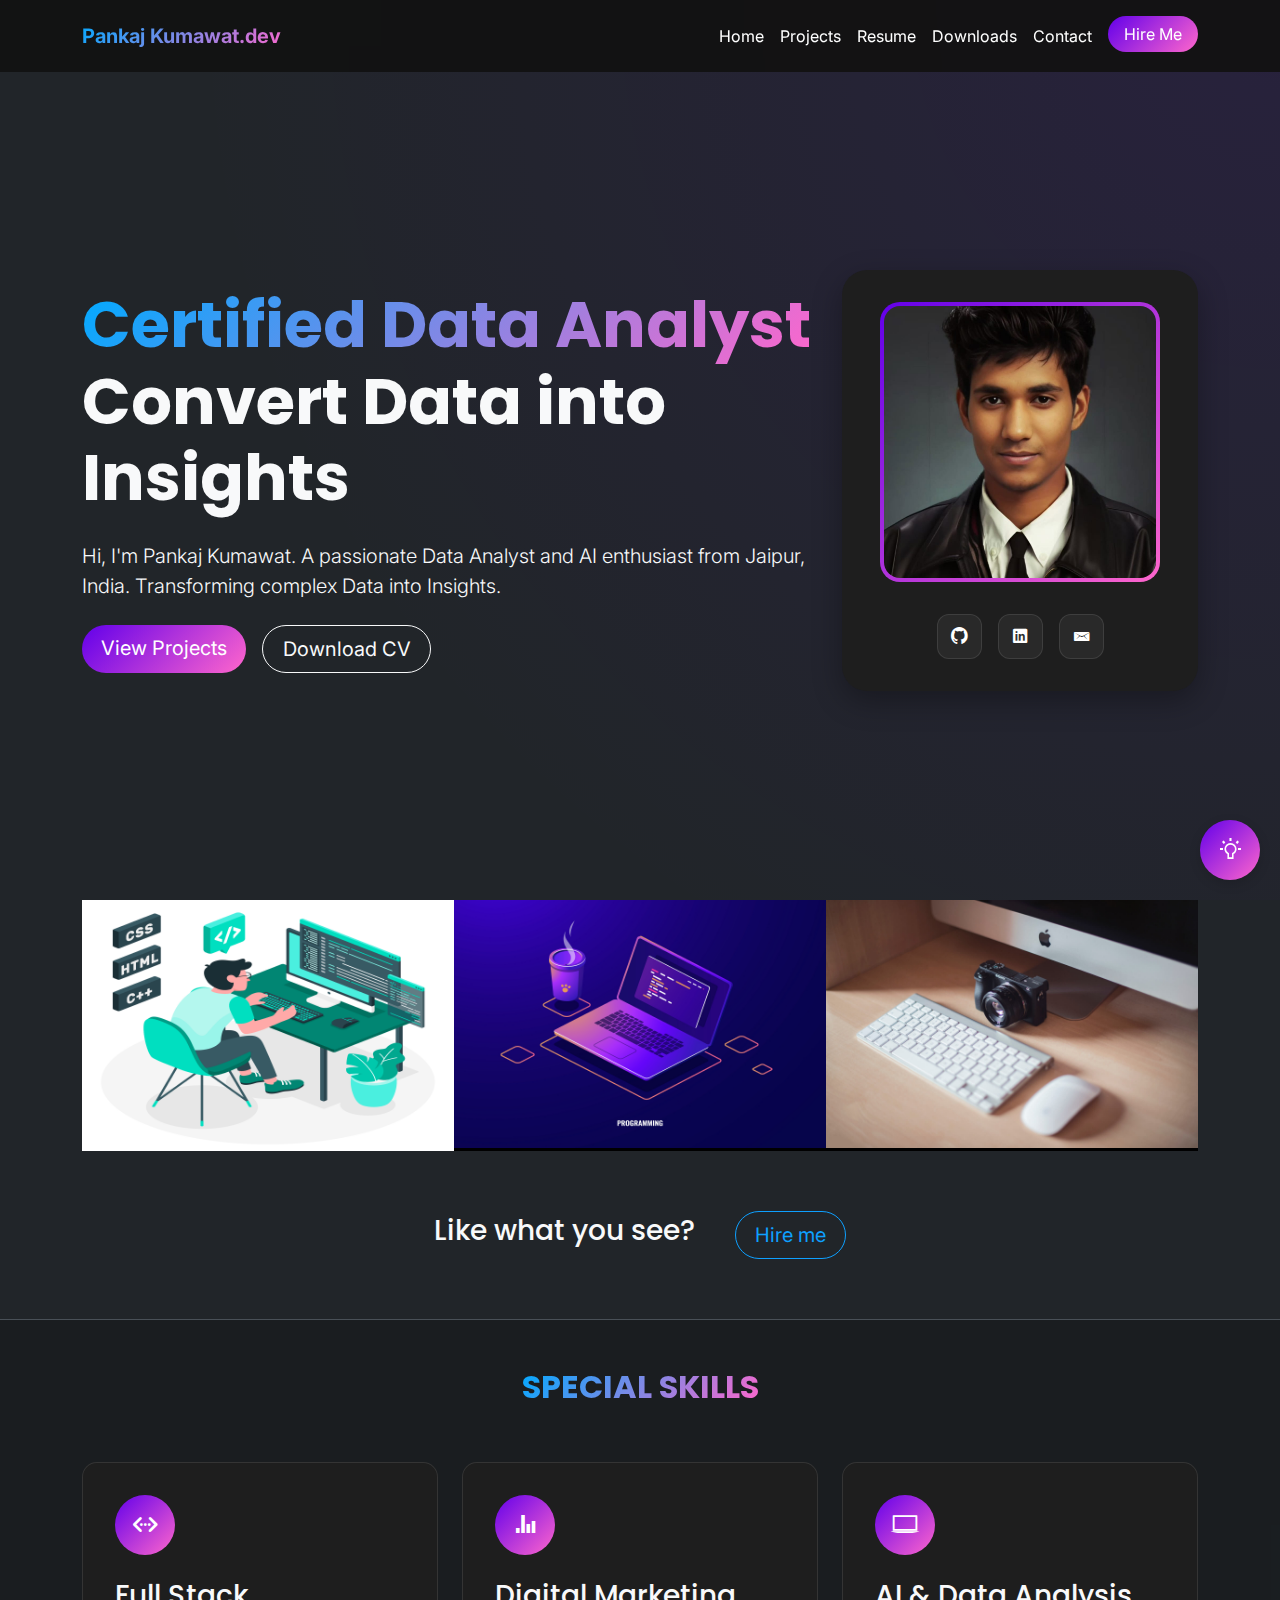
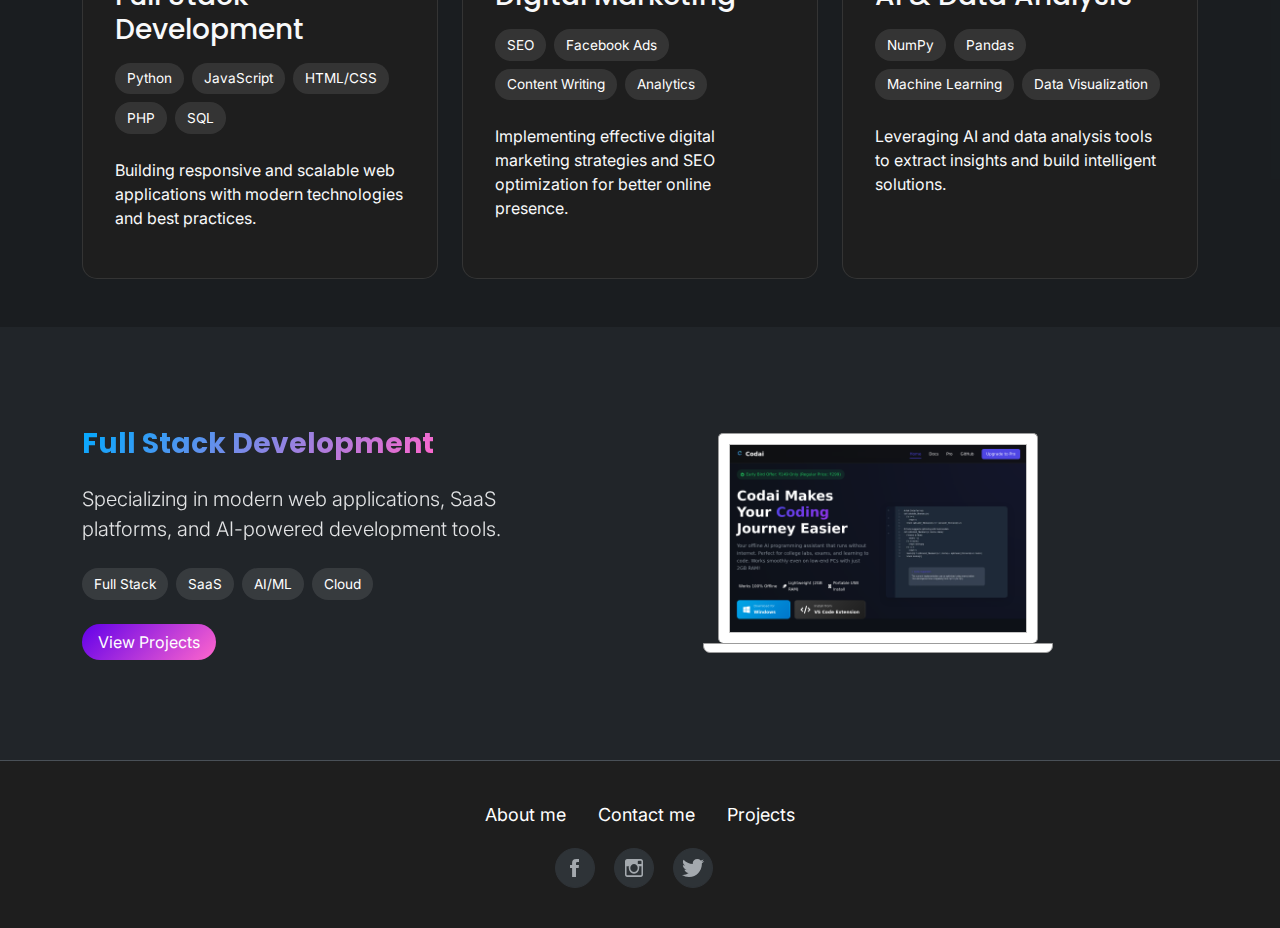
<file: index.html>
<!DOCTYPE html>
<html data-bs-theme="dark">

<head>
    <meta charset="utf-8">
    <meta name="viewport" content="width=device-width, initial-scale=1.0, shrink-to-fit=no">
    <title>Pankaj Kumawat - Portfolio</title>
    <meta name="description" content="Full Stack Developer & AI Enthusiast">
    <link rel="stylesheet" href="assets/bootstrap/css/bootstrap.min.css">
    <link rel="stylesheet" href="https://fonts.googleapis.com/css2?family=Poppins:wght@400;500;600;700&display=swap">
    <link rel="stylesheet" href="https://fonts.googleapis.com/css2?family=Inter:wght@300;400;500&display=swap">
    <link rel="stylesheet" href="assets/fonts/ionicons.min.css">
    <link rel="stylesheet" href="assets/css/styles.css">
</head>

<body class="bg-dark text-light">
    <nav class="navbar navbar-expand-lg fixed-top navbar-dark bg-dark-transparent">
        <div class="container">
            <a class="navbar-brand gradient-text fw-bold" href="#">Pankaj Kumawat.dev</a>
            <button class="navbar-toggler" type="button" data-bs-toggle="collapse" data-bs-target="#navbarNav">
                <span class="navbar-toggler-icon"></span>
            </button>
            <div class="collapse navbar-collapse" id="navbarNav">
                <ul class="navbar-nav ms-auto">
                    <li class="nav-item"><a class="nav-link active" href="index.html">Home</a></li>
                    <li class="nav-item"><a class="nav-link" href="projects-grid-cards.html">Projects</a></li>
                    <li class="nav-item"><a class="nav-link" href="cv.html">Resume</a></li>
                    <li class="nav-item"><a class="nav-link" href="download.html">Downloads</a></li>
                    <li class="nav-item"><a class="nav-link" href="contact.html">Contact</a></li>
                    <li class="nav-item"><a class="btn btn-primary gradient-button ms-2" href="hire-me.html">Hire Me</a></li>
                </ul>
            </div>
        </div>
    </nav>

    <main class="page">
        <section class="hero-section min-vh-100 d-flex align-items-center">
            <div class="container">
                <div class="row align-items-center">
                    <div class="col-lg-8">
                        <h1 class="display-3 fw-bold mb-4">
                            <span class="gradient-text">Certified Data Analyst</span><br>
                            Convert Data into Insights
                        </h1>
                        <p class="lead mb-4">Hi, I'm Pankaj Kumawat. A passionate Data Analyst and AI enthusiast from Jaipur, India. Transforming complex Data into Insights.</p>
                        <div class="d-flex gap-3">
                            <a href="projects-grid-cards.html" class="btn btn-lg gradient-button">View Projects</a>
                            <a href="cv.html" class="btn btn-lg btn-outline-light">Download CV</a>
                        </div>
                    </div>
                    <div class="col-lg-4">
                        <div class="profile-card">
                            <div class="profile-image-container">
                                <img src="assets/img/profile.jpg" alt="Pankaj Kumawat" class="profile-image">
                            </div>
                            <div class="social-links">
                                <a href="https://github.com/Pankaj Kumawat" class="btn btn-dark"><i class="icon ion-social-github"></i></a>
                                <a href="https://www.linkedin.com/in/Pankaj Kumawat- /" class="btn btn-dark"><i class="icon ion-social-linkedin"></i></a>
                                <a href="mailto:PankajKumawat2021@gmail.com" class="btn btn-dark"><i class="icon ion-email"></i></a>
                            </div>
                        </div>
                    </div>
                </div>
            </div>
        </section>
        <section class="portfolio-block photography">
            <div class="container">
                <div class="row g-0">
                    <div class="col-md-6 col-lg-4 item zoom-on-hover"><a href="#"><img class="img-fluid image" src="assets/img/tech/img2.jpg"></a></div>
                    <div class="col-md-6 col-lg-4 item zoom-on-hover"><a href="#"><img class="img-fluid image" src="assets/img/tech/img1.jpg"></a></div>
                    <div class="col-md-6 col-lg-4 item zoom-on-hover"><a href="#"><img class="img-fluid image" src="assets/img/tech/image4.jpg"></a></div>
                </div>
            </div>
        </section>
        <section class="portfolio-block call-to-action border-bottom">
            <div class="container">
                <div class="d-flex justify-content-center align-items-center content">
                    <h3>Like what you see?</h3><button class="btn btn-outline-primary btn-lg" type="button">Hire me</button>
                </div>
            </div>
        </section>
        <section class="portfolio-block skills bg-darker py-5">
            <div class="container">
                <div class="heading text-center mb-5">
                    <h2 class="gradient-text display-4 fw-bold">Special Skills</h2>
                </div>
                <div class="row g-4">
                    <div class="col-md-4">
                        <div class="skill-card">
                            <div class="card-icon">
                                <i class="icon ion-code-working"></i>
                            </div>
                            <h3>Full Stack Development</h3>
                            <div class="skill-tags">
                                <span class="tag">Python</span>
                                <span class="tag">JavaScript</span>
                                <span class="tag">HTML/CSS</span>
                                <span class="tag">PHP</span>
                                <span class="tag">SQL</span>
                            </div>
                            <p>Building responsive and scalable web applications with modern technologies and best practices.</p>
                        </div>
                    </div>
                    <div class="col-md-4">
                        <div class="skill-card">
                            <div class="card-icon">
                                <i class="icon ion-stats-bars"></i>
                            </div>
                            <h3>Digital Marketing</h3>
                            <div class="skill-tags">
                                <span class="tag">SEO</span>
                                <span class="tag">Facebook Ads</span>
                                <span class="tag">Content Writing</span>
                                <span class="tag">Analytics</span>
                            </div>
                            <p>Implementing effective digital marketing strategies and SEO optimization for better online presence.</p>
                        </div>
                    </div>
                    <div class="col-md-4">
                        <div class="skill-card">
                            <div class="card-icon">
                                <i class="icon ion-laptop"></i>
                            </div>
                            <h3>AI & Data Analysis</h3>
                            <div class="skill-tags">
                                <span class="tag">NumPy</span>
                                <span class="tag">Pandas</span>
                                <span class="tag">Machine Learning</span>
                                <span class="tag">Data Visualization</span>
                            </div>
                            <p>Leveraging AI and data analysis tools to extract insights and build intelligent solutions.</p>
                        </div>
                    </div>
                </div>
            </div>
        </section>
        <section class="portfolio-block website bg-dark">
            <div class="container">
                <div class="row align-items-center">
                    <div class="col-md-12 col-lg-5 text-center text-lg-start">
                        <h3 class="gradient-text mb-4">Full Stack Development</h3>
                        <div class="mb-4">
                            <p class="lead mb-4">Specializing in modern web applications, SaaS platforms, and AI-powered development tools.</p>
                            <div class="skill-tags mb-4">
                                <span class="tag">Full Stack</span>
                                <span class="tag">SaaS</span>
                                <span class="tag">AI/ML</span>
                                <span class="tag">Cloud</span>
                            </div>
                        </div>
                        <a class="btn gradient-button" href="projects-grid-cards.html">View Projects</a>
                    </div>
                    <div class="col-md-12 col-lg-7 mt-5 mt-lg-0">
                        <div class="portfolio-laptop-mockup">
                            <div class="screen">
                                <div class="screen-content" style="background-image:url(&quot;assets/img/projects/codai-pro.png&quot;);"></div>
                            </div>
                            <div class="keyboard"></div>
                        </div>
                    </div>
                </div>
            </div>
        </section>
    </main>
    <footer class="page-footer py-3 border-top">
        <div class="container my-4">
            <div class="links"><a href="#">About me</a><a href="#">Contact me</a><a href="#">Projects</a></div>
            <div class="social-icons"><a class="me-3" href="#"><i class="icon ion-social-facebook"></i></a><a class="me-3" href="#"><i class="icon ion-social-instagram-outline"></i></a><a class="me-3" href="#"><i class="icon ion-social-twitter"></i></a></div>
        </div>
    </footer>
    <script src="assets/bootstrap/js/bootstrap.min.js"></script>
    <script src="assets/js/pikaday.min.js"></script>
    <script src="assets/js/theme.js"></script>
    
    <!-- Chat Widget -->
    <button id="chat-toggle-btn" class="chat-toggle-btn" onclick="toggleChat()">
        <i class="icon ion-android-bulb"></i>
    </button>

    <div class="chat-widget" id="chat-widget" style="display: none;">
        <div class="chat-header">
            <h5>
                <i class="icon ion-android-bulb me-2"></i>AI Assistant
            </h5>
            <button class="btn-minimize" onclick="toggleChat()">
                <i class="icon ion-close-round"></i>
            </button>
        </div>
        <div class="chat-body">
            <div id="chat-messages" class="chat-messages">
                <!-- Messages will be added here -->
            </div>
            <div class="chat-input">
                <input type="text" id="user-input" class="form-control" 
                       placeholder="Ask me anything...">
                <button class="btn" onclick="sendMessage(document.getElementById('user-input').value); clearInput();">
                    <i class="icon ion-paper-airplane"></i>
                </button>
            </div>
        </div>
    </div>

    <!-- Add Gemini Scripts -->
    <link rel="stylesheet" href="assets/css/gemini.css">
    <script src="https://ai.google.dev/api/js"></script>
    <script src="assets/js/gemini-chat.js"></script>
</body>

</html>
</file>
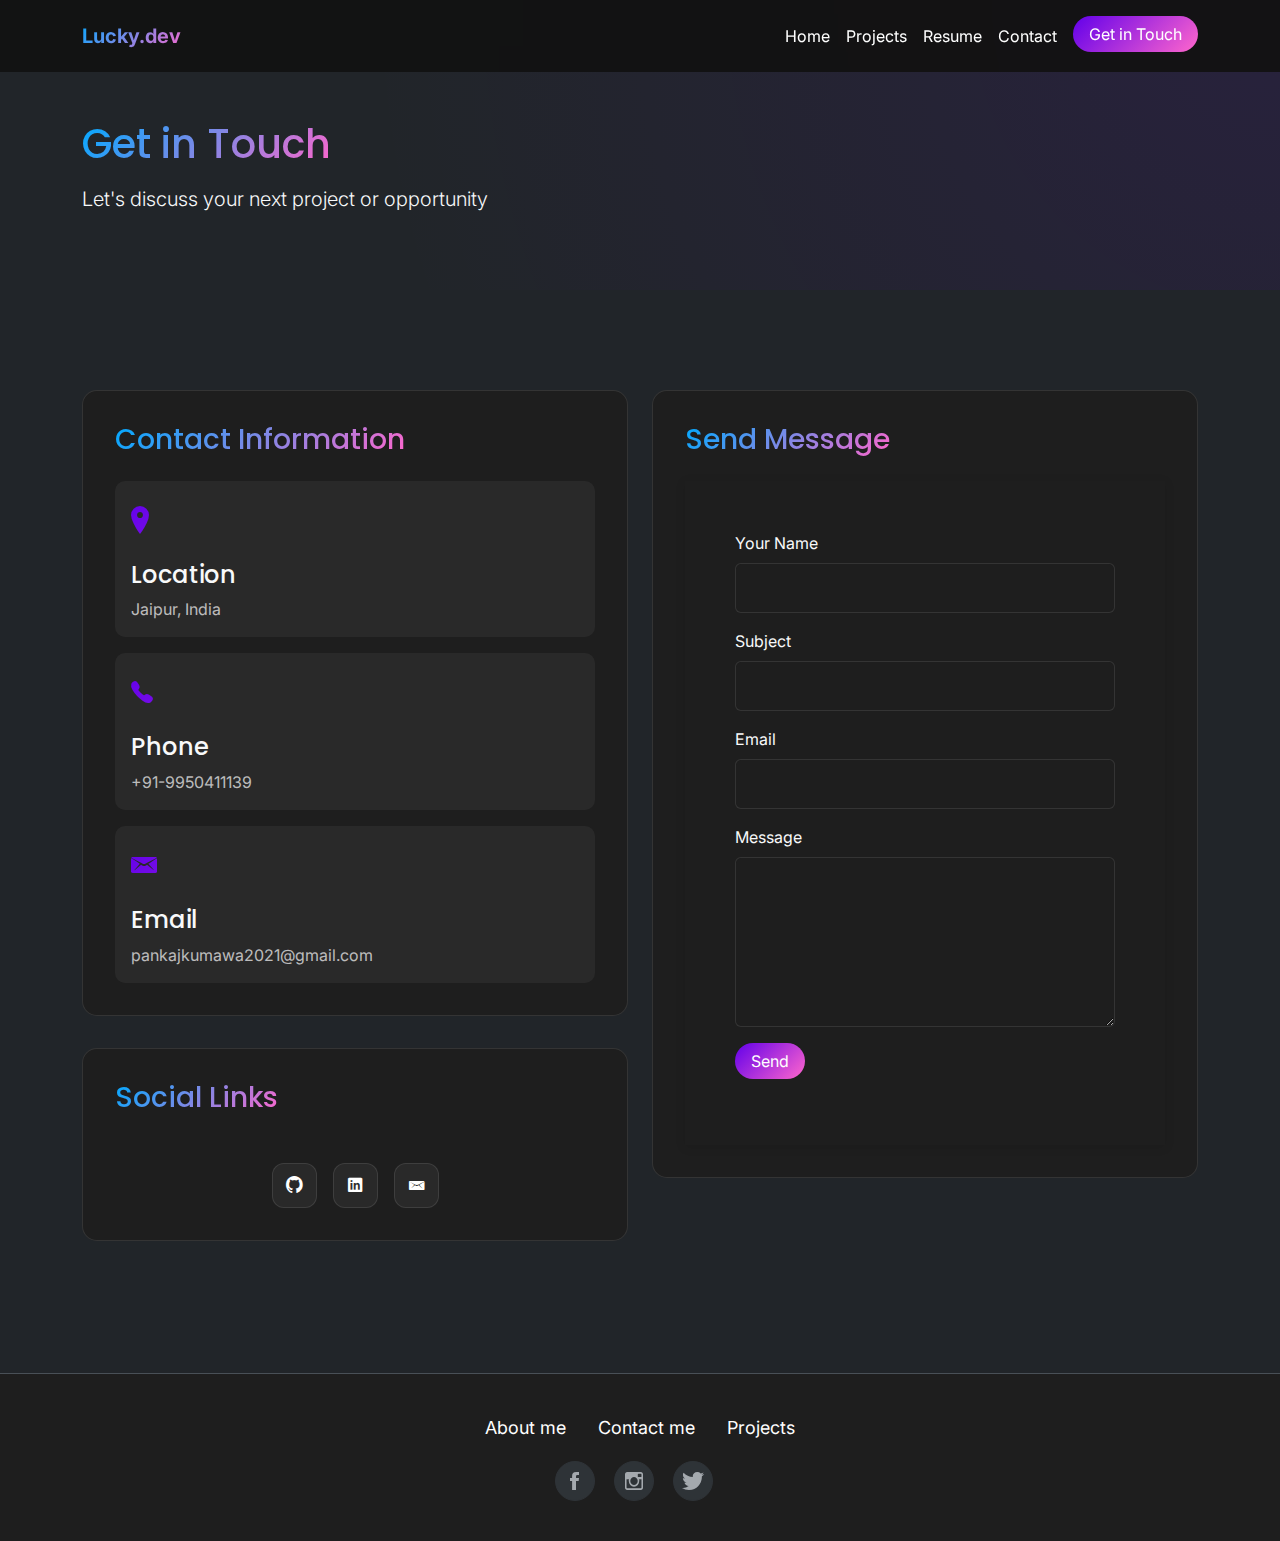
<file: contact.html>
<!DOCTYPE html>
<html data-bs-theme="dark">

<head>
    <meta charset="utf-8">
    <meta name="viewport" content="width=device-width, initial-scale=1.0, shrink-to-fit=no">
    <title>Contact -  pankaj kumawat</title>
    <meta name="description" content="Get in touch with  pankaj kumawat - Full Stack Developer & AI Enthusiast">
    <link rel="stylesheet" href="assets/bootstrap/css/bootstrap.min.css">
    <link rel="stylesheet" href="https://fonts.googleapis.com/css2?family=Poppins:wght@400;500;600;700&display=swap">
    <link rel="stylesheet" href="https://fonts.googleapis.com/css2?family=Inter:wght@300;400;500&display=swap">
    <link rel="stylesheet" href="assets/fonts/ionicons.min.css">
    <link rel="stylesheet" href="assets/css/styles.css">
    <script src="https://code.jquery.com/jquery-3.6.0.min.js"></script>
</head>

<body class="bg-dark text-light">
    <div id="form-message" class="alert" style="display: none; position: fixed; top: 20px; right: 20px; z-index: 1000;"></div>
    <nav class="navbar navbar-expand-lg fixed-top navbar-dark bg-dark-transparent">
        <div class="container">
            <a class="navbar-brand gradient-text fw-bold" href="#">Lucky.dev</a>
            <button class="navbar-toggler" type="button" data-bs-toggle="collapse" data-bs-target="#navbarNav">
                <span class="navbar-toggler-icon"></span>
            </button>
            <div class="collapse navbar-collapse" id="navbarNav">
                <ul class="navbar-nav ms-auto">
                    <li class="nav-item"><a class="nav-link" href="index.html">Home</a></li>
                    <li class="nav-item"><a class="nav-link" href="projects-grid-cards.html">Projects</a></li>
                    <li class="nav-item"><a class="nav-link" href="cv.html">Resume</a></li>
                    <li class="nav-item"><a class="nav-link active" href="contact.html">Contact</a></li>
                    <li class="nav-item"><a class="btn btn-primary gradient-button ms-2" href="#contact">Get in Touch</a></li>
                </ul>
            </div>
        </div>
    </nav>

    <main class="page contact-page">
        <section class="page-header">
            <div class="container">
                <h1 class="page-title">
                    <span class="gradient-text">Get in Touch</span>
                </h1>
                <p class="lead">Let's discuss your next project or opportunity</p>
            </div>
        </section>

        <section class="portfolio-block contact">
            <div class="container">
                <div class="row">
                    <div class="col-md-6">
                        <div class="content-card">
                            <h3 class="gradient-text mb-4">Contact Information</h3>
                            <div class="info-item mb-3">
                                <i class="icon ion-ios-location"></i>
                                <h4>Location</h4>
                                <p>Jaipur, India</p>
                            </div>
                            <div class="info-item mb-3">
                                <i class="icon ion-ios-telephone"></i>
                                <h4>Phone</h4>
                                <p>+91-9950411139</p>
                            </div>
                            <div class="info-item">
                                <i class="icon ion-email"></i>
                                <h4>Email</h4>
                                <p> pankajkumawa2021@gmail.com</p>
                            </div>
                        </div>
                        
                        <div class="content-card mt-4">
                            <h3 class="gradient-text mb-4">Social Links</h3>
                            <div class="social-links d-flex gap-3">
                                <a href="https://github.com/yourusername" class="btn btn-dark"><i class="icon ion-social-github"></i></a>
                                <a href="https://linkedin.com/in/yourusername" class="btn btn-dark"><i class="icon ion-social-linkedin"></i></a>
                                <a href="mailto: pankajkumawa2021@gmail.com" class="btn btn-dark"><i class="icon ion-email"></i></a>
                            </div>
                        </div>
                    </div>
                    
                    <div class="col-md-6">
                        <div class="content-card">
                            <h3 class="gradient-text mb-4">Send Message</h3>
                            <form>
                                <div class="mb-3">
                                    <label class="form-label" for="name">Your Name</label>
                                    <input class="form-control" type="text" id="name">
                                </div>
                                <div class="mb-3">
                                    <label class="form-label" for="subject">Subject</label>
                                    <input class="form-control" type="text" id="subject">
                                </div>
                                <div class="mb-3">
                                    <label class="form-label" for="email">Email</label>
                                    <input class="form-control" type="email" id="email">
                                </div>
                                <div class="mb-3">
                                    <label class="form-label" for="message">Message</label>
                                    <textarea class="form-control" id="message" rows="6"></textarea>
                                </div>
                                <div class="mb-3">
                                    <button class="btn btn-primary gradient-button" type="submit">Send</button>
                                </div>
                            </form>
                        </div>
                    </div>
                </div>
            </div>
        </section>
    </main>

    <footer class="page-footer py-3 border-top">
        <div class="container my-4">
            <div class="links"><a href="#">About me</a><a href="#">Contact me</a><a href="#">Projects</a></div>
            <div class="social-icons"><a class="me-3" href="#"><i class="icon ion-social-facebook"></i></a><a class="me-3" href="#"><i class="icon ion-social-instagram-outline"></i></a><a class="me-3" href="#"><i class="icon ion-social-twitter"></i></a></div>
        </div>
    </footer>
    <script src="assets/bootstrap/js/bootstrap.min.js"></script>
    <script src="assets/js/theme.js"></script>
</body>

</html>
</file>
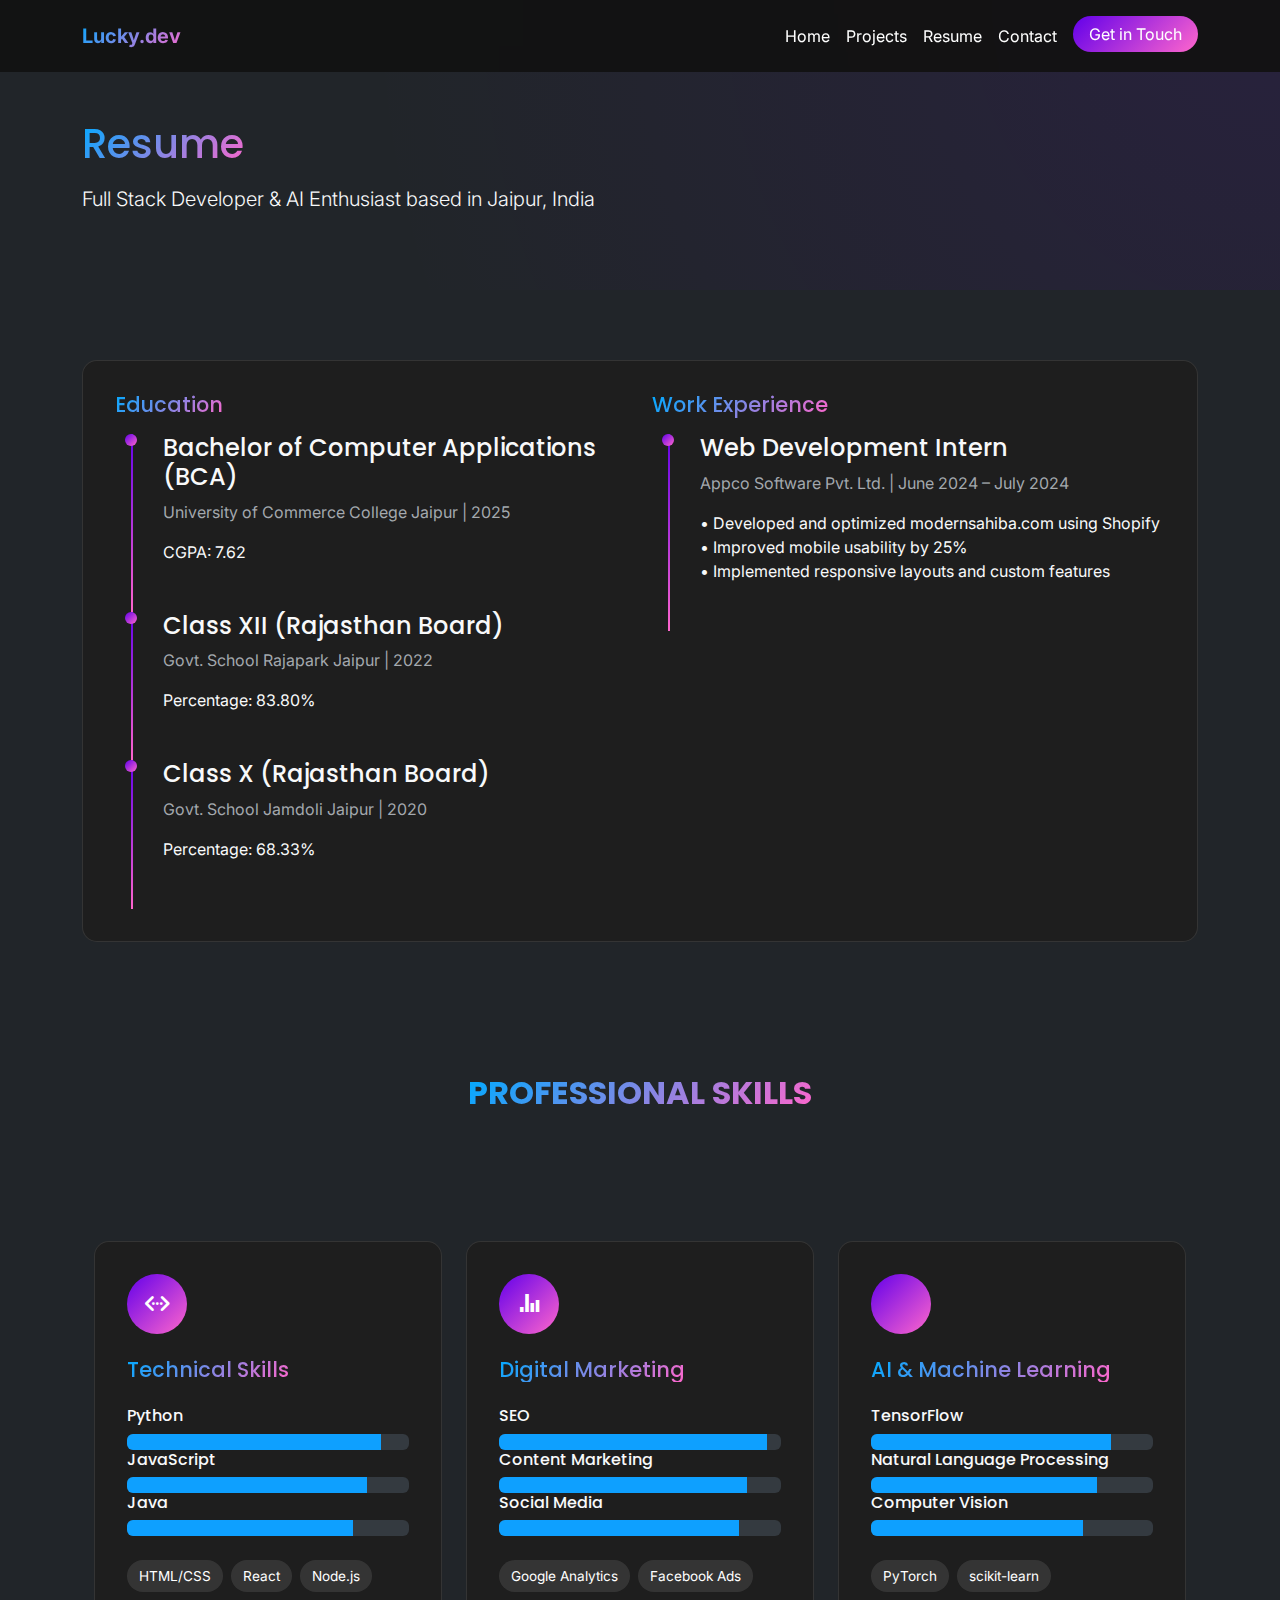
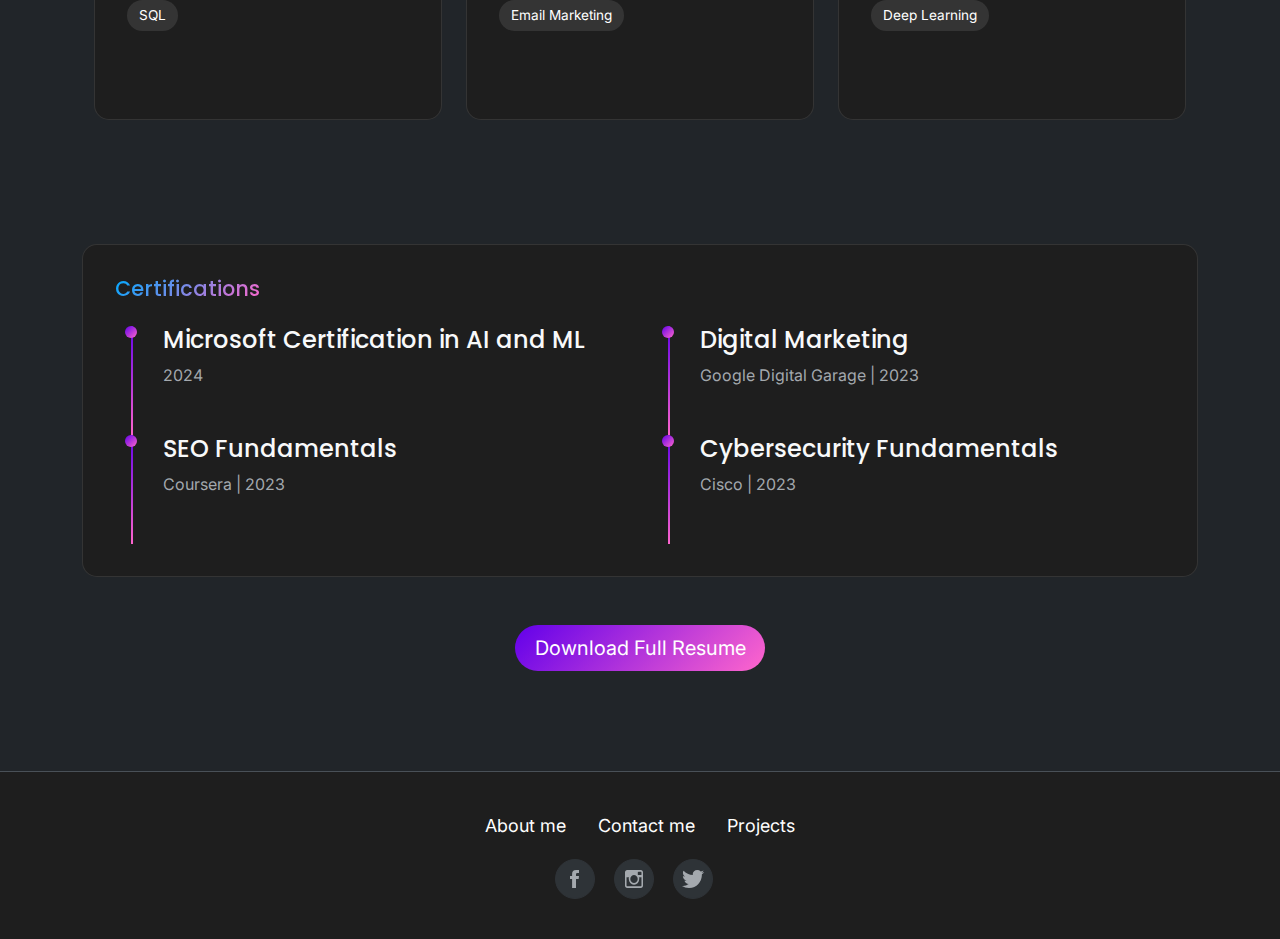
<file: cv.html>
<!DOCTYPE html>
<html data-bs-theme="dark">

<head>
    <meta charset="utf-8">
    <meta name="viewport" content="width=device-width, initial-scale=1.0, shrink-to-fit=no">
    <title>CV - Lucky Singh Yaduvanshi</title>
    <meta name="description" content="Full Stack Developer & AI Enthusiast">
    <link rel="stylesheet" href="assets/bootstrap/css/bootstrap.min.css">
    <link rel="stylesheet" href="https://fonts.googleapis.com/css2?family=Poppins:wght@400;500;600;700&display=swap">
    <link rel="stylesheet" href="https://fonts.googleapis.com/css2?family=Inter:wght@300;400;500&display=swap">
    <link rel="stylesheet" href="assets/fonts/ionicons.min.css">
    <link rel="stylesheet" href="assets/css/styles.css">
</head>

<body class="bg-dark text-light">
    <nav class="navbar navbar-expand-lg fixed-top navbar-dark bg-dark-transparent">
        <div class="container">
            <a class="navbar-brand gradient-text fw-bold" href="#">Lucky.dev</a>
            <button class="navbar-toggler" type="button" data-bs-toggle="collapse" data-bs-target="#navbarNav">
                <span class="navbar-toggler-icon"></span>
            </button>
            <div class="collapse navbar-collapse" id="navbarNav">
                <ul class="navbar-nav ms-auto">
                    <li class="nav-item"><a class="nav-link" href="index.html">Home</a></li>
                    <li class="nav-item"><a class="nav-link" href="projects-grid-cards.html">Projects</a></li>
                    <li class="nav-item"><a class="nav-link active" href="cv.html">Resume</a></li>
                    <li class="nav-item"><a class="nav-link" href="contact.html">Contact</a></li>
                    <li class="nav-item"><a class="btn btn-primary gradient-button ms-2" href="#contact">Get in Touch</a></li>
                </ul>
            </div>
        </div>
    </nav>

    <main class="page cv-page">
        <section class="page-header">
            <div class="container">
                <h1 class="page-title">
                    <span class="gradient-text">Resume</span>
                </h1>
                <p class="lead">Full Stack Developer & AI Enthusiast based in Jaipur, India</p>
            </div>
        </section>

        <section class="portfolio-block cv">
            <div class="container">
                <div class="content-card">
                    <div class="row">
                        <div class="col-md-6">
                            <h3 class="gradient-text mb-3">Education</h3>
                            <div class="timeline">
                                <div class="timeline-item">
                                    <h4>Bachelor of Computer Applications (BCA)</h4>
                                    <p class="text-muted">University of Commerce College Jaipur | 2025</p>
                                    <p>CGPA: 7.62</p>
                                </div>
                                <div class="timeline-item">
                                    <h4>Class XII (Rajasthan Board)</h4>
                                    <p class="text-muted">Govt. School Rajapark Jaipur | 2022</p>
                                    <p>Percentage: 83.80%</p>
                                </div>
                                <div class="timeline-item">
                                    <h4>Class X (Rajasthan Board)</h4>
                                    <p class="text-muted">Govt. School Jamdoli Jaipur | 2020</p>
                                    <p>Percentage: 68.33%</p>
                                </div>
                            </div>
                        </div>
                        <div class="col-md-6">
                            <h3 class="gradient-text mb-3">Work Experience</h3>
                            <div class="timeline">
                                <div class="timeline-item">
                                    <h4>Web Development Intern</h4>
                                    <p class="text-muted">Appco Software Pvt. Ltd. | June 2024 – July 2024</p>
                                    <ul class="list-unstyled">
                                        <li>• Developed and optimized modernsahiba.com using Shopify</li>
                                        <li>• Improved mobile usability by 25%</li>
                                        <li>• Implemented responsive layouts and custom features</li>
                                    </ul>
                                </div>
                            </div>
                        </div>
                    </div>
                </div>

                <section class="portfolio-block skills">
                    <div class="container">
                        <div class="heading">
                            <h2 class="gradient-text text-center mb-5">Professional Skills</h2>
                        </div>
                        <div class="row">
                            <!-- Technical Skills -->
                            <div class="col-md-4 mb-4">
                                <div class="content-card h-100">
                                    <div class="card-body">
                                        <div class="card-icon mb-4">
                                            <i class="icon ion-code-working"></i>
                                        </div>
                                        <h3 class="gradient-text h5 mb-4">Technical Skills</h3>
                                        <div class="skills-grid">
                                            <div class="skill-item">
                                                <h6>Python</h6>
                                                <div class="progress">
                                                    <div class="progress-bar gradient-bg" role="progressbar" style="width: 90%" aria-valuenow="90" aria-valuemin="0" aria-valuemax="100"></div>
                                                </div>
                                            </div>
                                            <div class="skill-item">
                                                <h6>JavaScript</h6>
                                                <div class="progress">
                                                    <div class="progress-bar gradient-bg" role="progressbar" style="width: 85%" aria-valuenow="85" aria-valuemin="0" aria-valuemax="100"></div>
                                                </div>
                                            </div>
                                            <div class="skill-item">
                                                <h6>Java</h6>
                                                <div class="progress">
                                                    <div class="progress-bar gradient-bg" role="progressbar" style="width: 80%" aria-valuenow="80" aria-valuemin="0" aria-valuemax="100"></div>
                                                </div>
                                            </div>
                                        </div>
                                        <div class="skill-tags mt-4">
                                            <span class="tag">HTML/CSS</span>
                                            <span class="tag">React</span>
                                            <span class="tag">Node.js</span>
                                            <span class="tag">SQL</span>
                                        </div>
                                    </div>
                                </div>
                            </div>

                            <!-- Digital Marketing -->
                            <div class="col-md-4 mb-4">
                                <div class="content-card h-100">
                                    <div class="card-body">
                                        <div class="card-icon mb-4">
                                            <i class="icon ion-stats-bars"></i>
                                        </div>
                                        <h3 class="gradient-text h5 mb-4">Digital Marketing</h3>
                                        <div class="skills-grid">
                                            <div class="skill-item">
                                                <h6>SEO</h6>
                                                <div class="progress">
                                                    <div class="progress-bar gradient-bg" role="progressbar" style="width: 95%" aria-valuenow="95" aria-valuemin="0" aria-valuemax="100"></div>
                                                </div>
                                            </div>
                                            <div class="skill-item">
                                                <h6>Content Marketing</h6>
                                                <div class="progress">
                                                    <div class="progress-bar gradient-bg" role="progressbar" style="width: 88%" aria-valuenow="88" aria-valuemin="0" aria-valuemax="100"></div>
                                                </div>
                                            </div>
                                            <div class="skill-item">
                                                <h6>Social Media</h6>
                                                <div class="progress">
                                                    <div class="progress-bar gradient-bg" role="progressbar" style="width: 85%" aria-valuenow="85" aria-valuemin="0" aria-valuemax="100"></div>
                                                </div>
                                            </div>
                                        </div>
                                        <div class="skill-tags mt-4">
                                            <span class="tag">Google Analytics</span>
                                            <span class="tag">Facebook Ads</span>
                                            <span class="tag">Email Marketing</span>
                                        </div>
                                    </div>
                                </div>
                            </div>

                            <!-- AI/ML Skills -->
                            <div class="col-md-4 mb-4">
                                <div class="content-card h-100">
                                    <div class="card-body">
                                        <div class="card-icon mb-4">
                                            <i class="icon ion-ios-brain"></i>
                                        </div>
                                        <h3 class="gradient-text h5 mb-4">AI & Machine Learning</h3>
                                        <div class="skills-grid">
                                            <div class="skill-item">
                                                <h6>TensorFlow</h6>
                                                <div class="progress">
                                                    <div class="progress-bar gradient-bg" role="progressbar" style="width: 85%" aria-valuenow="85" aria-valuemin="0" aria-valuemax="100"></div>
                                                </div>
                                            </div>
                                            <div class="skill-item">
                                                <h6>Natural Language Processing</h6>
                                                <div class="progress">
                                                    <div class="progress-bar gradient-bg" role="progressbar" style="width: 80%" aria-valuenow="80" aria-valuemin="0" aria-valuemax="100"></div>
                                                </div>
                                            </div>
                                            <div class="skill-item">
                                                <h6>Computer Vision</h6>
                                                <div class="progress">
                                                    <div class="progress-bar gradient-bg" role="progressbar" style="width: 75%" aria-valuenow="75" aria-valuemin="0" aria-valuemax="100"></div>
                                                </div>
                                            </div>
                                        </div>
                                        <div class="skill-tags mt-4">
                                            <span class="tag">PyTorch</span>
                                            <span class="tag">scikit-learn</span>
                                            <span class="tag">Deep Learning</span>
                                        </div>
                                    </div>
                                </div>
                            </div>
                        </div>
                    </div>
                </section>

                <div class="content-card">
                    <h3 class="gradient-text mb-4">Certifications</h3>
                    <div class="row">
                        <div class="col-md-6">
                            <div class="timeline">
                                <div class="timeline-item">
                                    <h4>Microsoft Certification in AI and ML</h4>
                                    <p class="text-muted">2024</p>
                                </div>
                                <div class="timeline-item">
                                    <h4>SEO Fundamentals</h4>
                                    <p class="text-muted">Coursera | 2023</p>
                                </div>
                            </div>
                        </div>
                        <div class="col-md-6">
                            <div class="timeline">
                                <div class="timeline-item">
                                    <h4>Digital Marketing</h4>
                                    <p class="text-muted">Google Digital Garage | 2023</p>
                                </div>
                                <div class="timeline-item">
                                    <h4>Cybersecurity Fundamentals</h4>
                                    <p class="text-muted">Cisco | 2023</p>
                                </div>
                            </div>
                        </div>
                    </div>
                </div>

                <div class="text-center mt-5">
                    <a href="./assets/resume.pdf" class="btn btn-lg gradient-button">Download Full Resume</a>
                </div>
            </div>
        </section>
    </main>

    <footer class="page-footer py-3 border-top">
        <div class="container my-4">
            <div class="links"><a href="#">About me</a><a href="#">Contact me</a><a href="#">Projects</a></div>
            <div class="social-icons"><a class="me-3" href="#"><i class="icon ion-social-facebook"></i></a><a class="me-3" href="#"><i class="icon ion-social-instagram-outline"></i></a><a class="me-3" href="#"><i class="icon ion-social-twitter"></i></a></div>
        </div>
    </footer>
    <script src="assets/bootstrap/js/bootstrap.min.js"></script>
    <script src="assets/js/theme.js"></script>
</body>

</html>
</file>
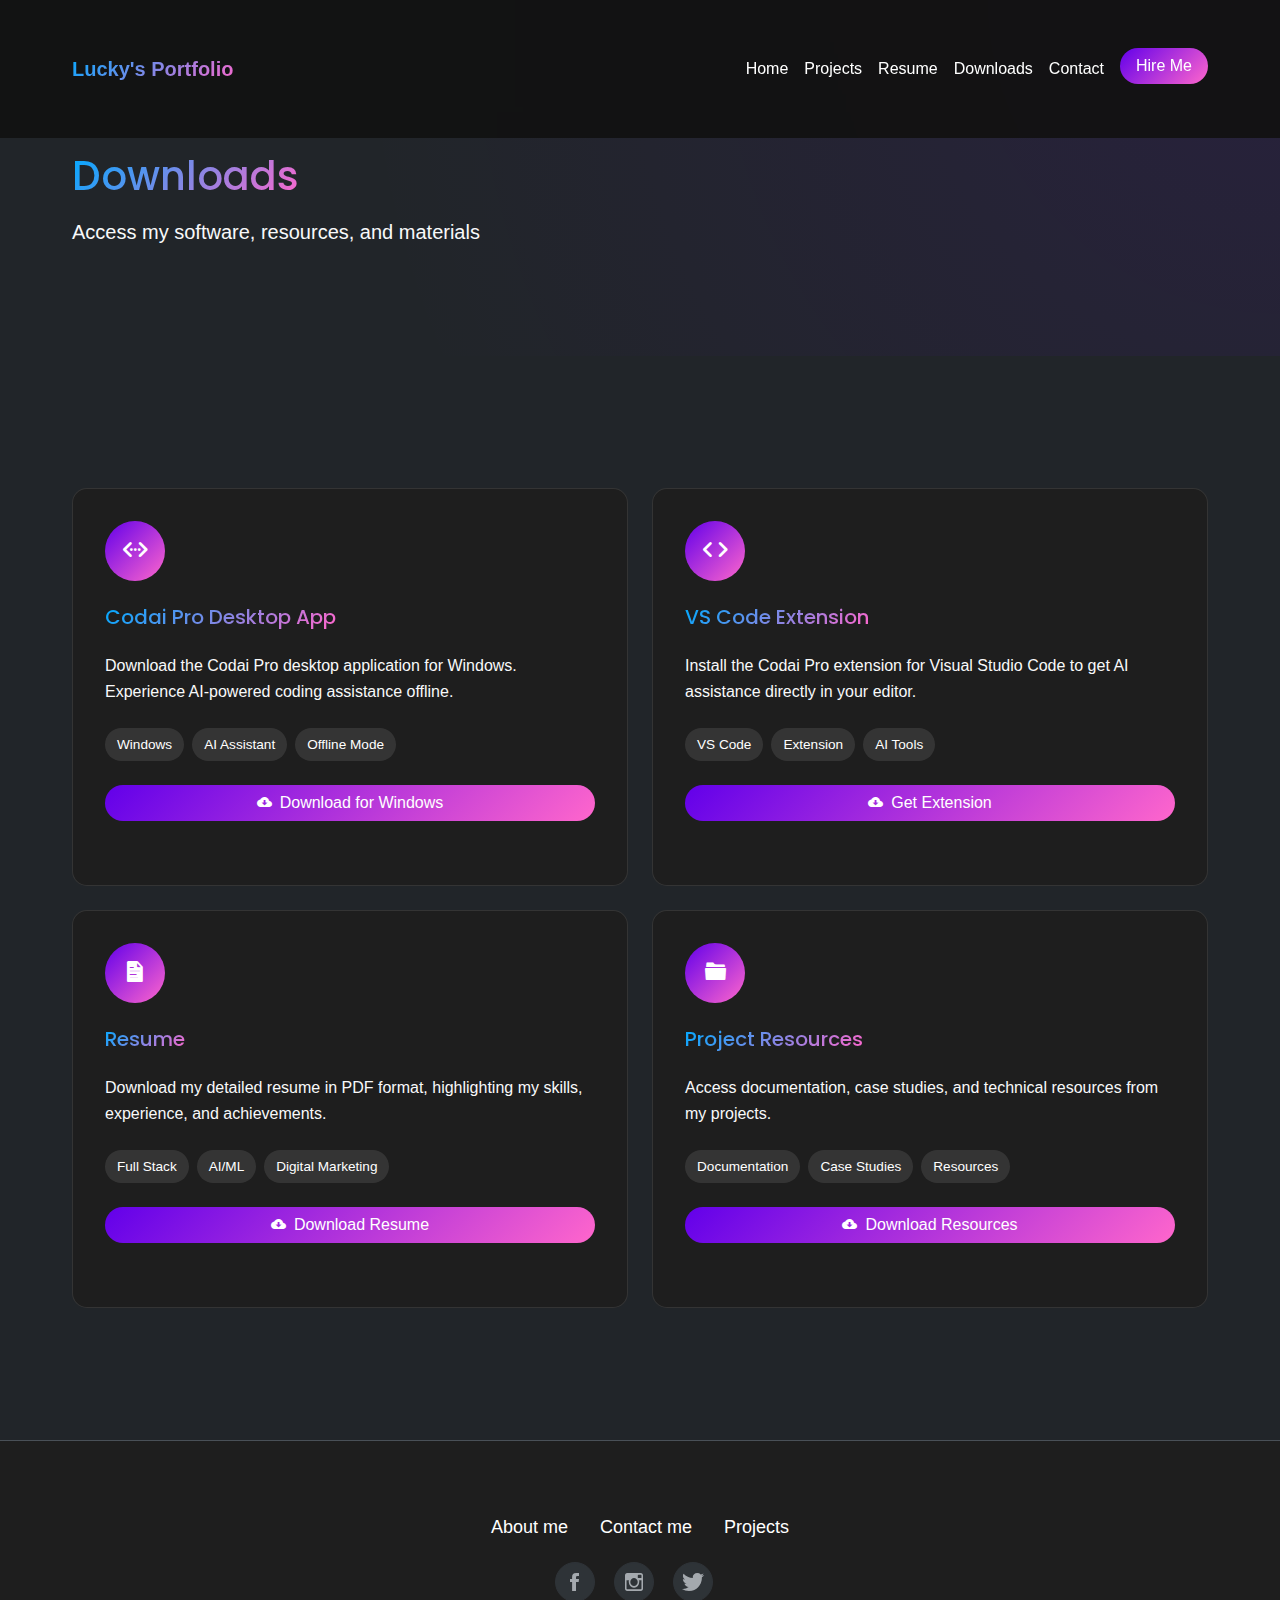
<file: download.html>
<!DOCTYPE html>
<html data-bs-theme="dark">

<head>
    <meta charset="utf-8">
    <meta name="viewport" content="width=device-width, initial-scale=1.0, shrink-to-fit=no">
    <title>Downloads - Lucky's Portfolio</title>
    <meta name="description" content="Download resources and materials from Lucky Singh Yaduvanshi">
    <link rel="stylesheet" href="assets/bootstrap/css/bootstrap.min.css">
    <link rel="stylesheet" href="https://fonts.googleapis.com/css2?family=Poppins:wght@400;500;600;700&display=swap">
    <link rel="stylesheet" href="https://fonts.googleapis.com/css2?family=Inter:wght@300;400;500&display=swap">
    <link rel="stylesheet" href="assets/fonts/ionicons.min.css">
    <link rel="stylesheet" href="assets/css/styles.css">
    <style>
        :root {
            --bg-primary: #0a0a0f;
            --bg-secondary: #1a1b26;
            --text-primary: #ffffff;
            --text-secondary: #a1a1aa;
            --accent: #4f46e5;
            --success: #059669;
            --warning: #eab308;
            --danger: #dc2626;
        }

        * {
            margin: 0;
            padding: 0;
            box-sizing: border-box;
        }

        body {
            font-family: -apple-system, BlinkMacSystemFont, 'Segoe UI', Roboto, Oxygen, Ubuntu, Cantarell, 'Open Sans', 'Helvetica Neue', sans-serif;
            background: var(--bg-primary);
            color: var(--text-primary);
            line-height: 1.6;
        }

        .container {
            max-width: 1200px;
            margin: 0 auto;
            padding: 2rem;
        }

        .download-header {
            text-align: center;
            margin-bottom: 3rem;
            animation: fadeIn 0.5s ease-out;
        }

        .download-header h1 {
            font-size: 2.5rem;
            margin-bottom: 1rem;
            background: linear-gradient(135deg, #4f46e5, #06b6d4);
            -webkit-background-clip: text;
            -webkit-text-fill-color: transparent;
        }

        .download-header p {
            color: var(--text-secondary);
            font-size: 1.2rem;
        }

        .download-content {
            display: grid;
            grid-template-columns: 1fr 1fr;
            gap: 3rem;
            margin-bottom: 3rem;
        }

        .download-info {
            animation: slideInLeft 0.5s ease-out;
        }

        .screenshot {
            border-radius: 1rem;
            overflow: hidden;
            box-shadow: 0 0 30px rgba(79, 70, 229, 0.3);
            animation: slideInRight 0.5s ease-out;
        }

        .screenshot img {
            width: 100%;
            height: auto;
            display: block;
        }

        .download-progress {
            background: var(--bg-secondary);
            padding: 2rem;
            border-radius: 1rem;
            text-align: center;
            margin-bottom: 2rem;
            animation: fadeIn 0.5s ease-out;
        }

        .progress-icon {
            font-size: 3rem;
            color: var(--success);
            margin-bottom: 1rem;
            animation: spin 2s linear infinite;
        }

        .download-message {
            font-size: 1.2rem;
            margin-bottom: 1rem;
        }

        .manual-download {
            color: var(--accent);
            text-decoration: none;
            display: inline-flex;
            align-items: center;
            gap: 0.5rem;
        }

        .pro-banner {
            background: linear-gradient(135deg, rgba(79, 70, 229, 0.1), rgba(6, 182, 212, 0.1));
            border: 1px solid rgba(79, 70, 229, 0.2);
            padding: 2rem;
            border-radius: 1rem;
            margin-bottom: 2rem;
            animation: slideInUp 0.5s ease-out;
        }

        .pro-banner h2 {
            font-size: 1.8rem;
            margin-bottom: 1rem;
            color: var(--accent);
        }

        .price-tag {
            font-size: 2.5rem;
            font-weight: bold;
            margin: 1rem 0;
        }

        .original-price {
            text-decoration: line-through;
            color: var(--text-secondary);
            font-size: 1.5rem;
        }

        .discount-badge {
            background: var(--success);
            color: white;
            padding: 0.5rem 1rem;
            border-radius: 2rem;
            font-size: 0.9rem;
            margin-left: 1rem;
        }

        .urgency-text {
            color: var(--warning);
            font-size: 0.9rem;
            margin-top: 0.5rem;
        }

        .cta-button {
            display: inline-block;
            background: var(--accent);
            color: white;
            padding: 1rem 2rem;
            border-radius: 0.5rem;
            text-decoration: none;
            font-weight: bold;
            margin-top: 1rem;
            transition: all 0.2s;
        }

        .cta-button:hover {
            transform: translateY(-2px);
            box-shadow: 0 5px 15px rgba(79, 70, 229, 0.4);
        }

        .docs-link {
            text-align: center;
            margin-top: 2rem;
            padding: 2rem;
            background: var(--bg-secondary);
            border-radius: 1rem;
            animation: fadeIn 0.5s ease-out;
        }

        .docs-link a {
            color: var(--accent);
            text-decoration: none;
        }

        @keyframes fadeIn {
            from { opacity: 0; }
            to { opacity: 1; }
        }

        @keyframes slideInLeft {
            from { transform: translateX(-50px); opacity: 0; }
            to { transform: translateX(0); opacity: 1; }
        }

        @keyframes slideInRight {
            from { transform: translateX(50px); opacity: 0; }
            to { transform: translateX(0); opacity: 1; }
        }

        @keyframes slideInUp {
            from { transform: translateY(50px); opacity: 0; }
            to { transform: translateY(0); opacity: 1; }
        }

        @keyframes spin {
            from { transform: rotate(0deg); }
            to { transform: rotate(360deg); }
        }

        @media (max-width: 768px) {
            .download-content {
                grid-template-columns: 1fr;
            }

            .download-header h1 {
                font-size: 2rem;
            }

            .container {
                padding: 1rem;
            }
        }
    </style>
</head>

<body class="bg-dark text-light">
    <nav class="navbar navbar-expand-lg fixed-top navbar-dark bg-dark-transparent">
        <div class="container">
            <a class="navbar-brand gradient-text fw-bold" href="#">Lucky's Portfolio</a>
            <button class="navbar-toggler" type="button" data-bs-toggle="collapse" data-bs-target="#navbarNav">
                <span class="navbar-toggler-icon"></span>
            </button>
            <div class="collapse navbar-collapse" id="navbarNav">
                <ul class="navbar-nav ms-auto">
                    <li class="nav-item"><a class="nav-link" href="index.html">Home</a></li>
                    <li class="nav-item"><a class="nav-link" href="projects-grid-cards.html">Projects</a></li>
                    <li class="nav-item"><a class="nav-link" href="cv.html">Resume</a></li>
                    <li class="nav-item"><a class="nav-link active" href="download.html">Downloads</a></li>
                    <li class="nav-item"><a class="nav-link" href="contact.html">Contact</a></li>
                    <li class="nav-item"><a class="btn btn-primary gradient-button ms-2" href="hire-me.html">Hire Me</a></li>
                </ul>
            </div>
        </div>
    </nav>

    <main class="page download-page">
        <section class="page-header">
            <div class="container">
                <h1 class="page-title">
                    <span class="gradient-text">Downloads</span>
                </h1>
                <p class="lead">Access my software, resources, and materials</p>
            </div>
        </section>

        <section class="portfolio-block download">
            <div class="container">
                <div class="row g-4">
                    <!-- Codai Pro App -->
                    <div class="col-md-6">
                        <div class="content-card h-100">
                            <div class="card-body">
                                <div class="card-icon mb-4">
                                    <i class="icon ion-code-working"></i>
                                </div>
                                <h3 class="gradient-text h5 mb-4">Codai Pro Desktop App</h3>
                                <p class="mb-4">Download the Codai Pro desktop application for Windows. Experience AI-powered coding assistance offline.</p>
                                <div class="skill-tags mb-4">
                                    <span class="tag">Windows</span>
                                    <span class="tag">AI Assistant</span>
                                    <span class="tag">Offline Mode</span>
                                </div>
                                <div class="d-grid">
                                    <a href="https://codai.pro/download/windows" class="btn gradient-button w-100" download>
                                        <i class="icon ion-android-download me-2"></i>Download for Windows
                                    </a>
                                </div>
                            </div>
                        </div>
                    </div>

                    <!-- VS Code Extension -->
                    <div class="col-md-6">
                        <div class="content-card h-100">
                            <div class="card-body">
                                <div class="card-icon mb-4">
                                    <i class="icon ion-code"></i>
                                </div>
                                <h3 class="gradient-text h5 mb-4">VS Code Extension</h3>
                                <p class="mb-4">Install the Codai Pro extension for Visual Studio Code to get AI assistance directly in your editor.</p>
                                <div class="skill-tags mb-4">
                                    <span class="tag">VS Code</span>
                                    <span class="tag">Extension</span>
                                    <span class="tag">AI Tools</span>
                                </div>
                                <div class="d-grid">
                                    <a href="https://marketplace.visualstudio.com/items?itemName=codai-pro.extension" class="btn gradient-button w-100">
                                        <i class="icon ion-android-download me-2"></i>Get Extension
                                    </a>
                                </div>
                            </div>
                        </div>
                    </div>

                    <!-- Resume -->
                    <div class="col-md-6">
                        <div class="content-card h-100">
                            <div class="card-body">
                                <div class="card-icon mb-4">
                                    <i class="icon ion-document-text"></i>
                                </div>
                                <h3 class="gradient-text h5 mb-4">Resume</h3>
                                <p class="mb-4">Download my detailed resume in PDF format, highlighting my skills, experience, and achievements.</p>
                                <div class="skill-tags mb-4">
                                    <span class="tag">Full Stack</span>
                                    <span class="tag">AI/ML</span>
                                    <span class="tag">Digital Marketing</span>
                                </div>
                                <div class="d-grid">
                                    <a href="assets/downloads/Lucky_Singh_Resume.pdf" class="btn gradient-button w-100" download>
                                        <i class="icon ion-android-download me-2"></i>Download Resume
                                    </a>
                                </div>
                            </div>
                        </div>
                    </div>

                    <!-- Project Resources -->
                    <div class="col-md-6">
                        <div class="content-card h-100">
                            <div class="card-body">
                                <div class="card-icon mb-4">
                                    <i class="icon ion-folder"></i>
                                </div>
                                <h3 class="gradient-text h5 mb-4">Project Resources</h3>
                                <p class="mb-4">Access documentation, case studies, and technical resources from my projects.</p>
                                <div class="skill-tags mb-4">
                                    <span class="tag">Documentation</span>
                                    <span class="tag">Case Studies</span>
                                    <span class="tag">Resources</span>
                                </div>
                                <div class="d-grid">
                                    <a href="assets/downloads/project_resources.zip" class="btn gradient-button w-100" download>
                                        <i class="icon ion-android-download me-2"></i>Download Resources
                                    </a>
                                </div>
                            </div>
                        </div>
                    </div>
                </div>
            </div>
        </section>
    </main>

    <footer class="page-footer py-3 border-top">
        <div class="container my-4">
            <div class="links"><a href="#">About me</a><a href="#">Contact me</a><a href="#">Projects</a></div>
            <div class="social-icons"><a class="me-3" href="#"><i class="icon ion-social-facebook"></i></a><a class="me-3" href="#"><i class="icon ion-social-instagram-outline"></i></a><a class="me-3" href="#"><i class="icon ion-social-twitter"></i></a></div>
        </div>
    </footer>
    <script src="assets/bootstrap/js/bootstrap.min.js"></script>
    <script src="assets/js/theme.js"></script>
</body>

</html>
</file>
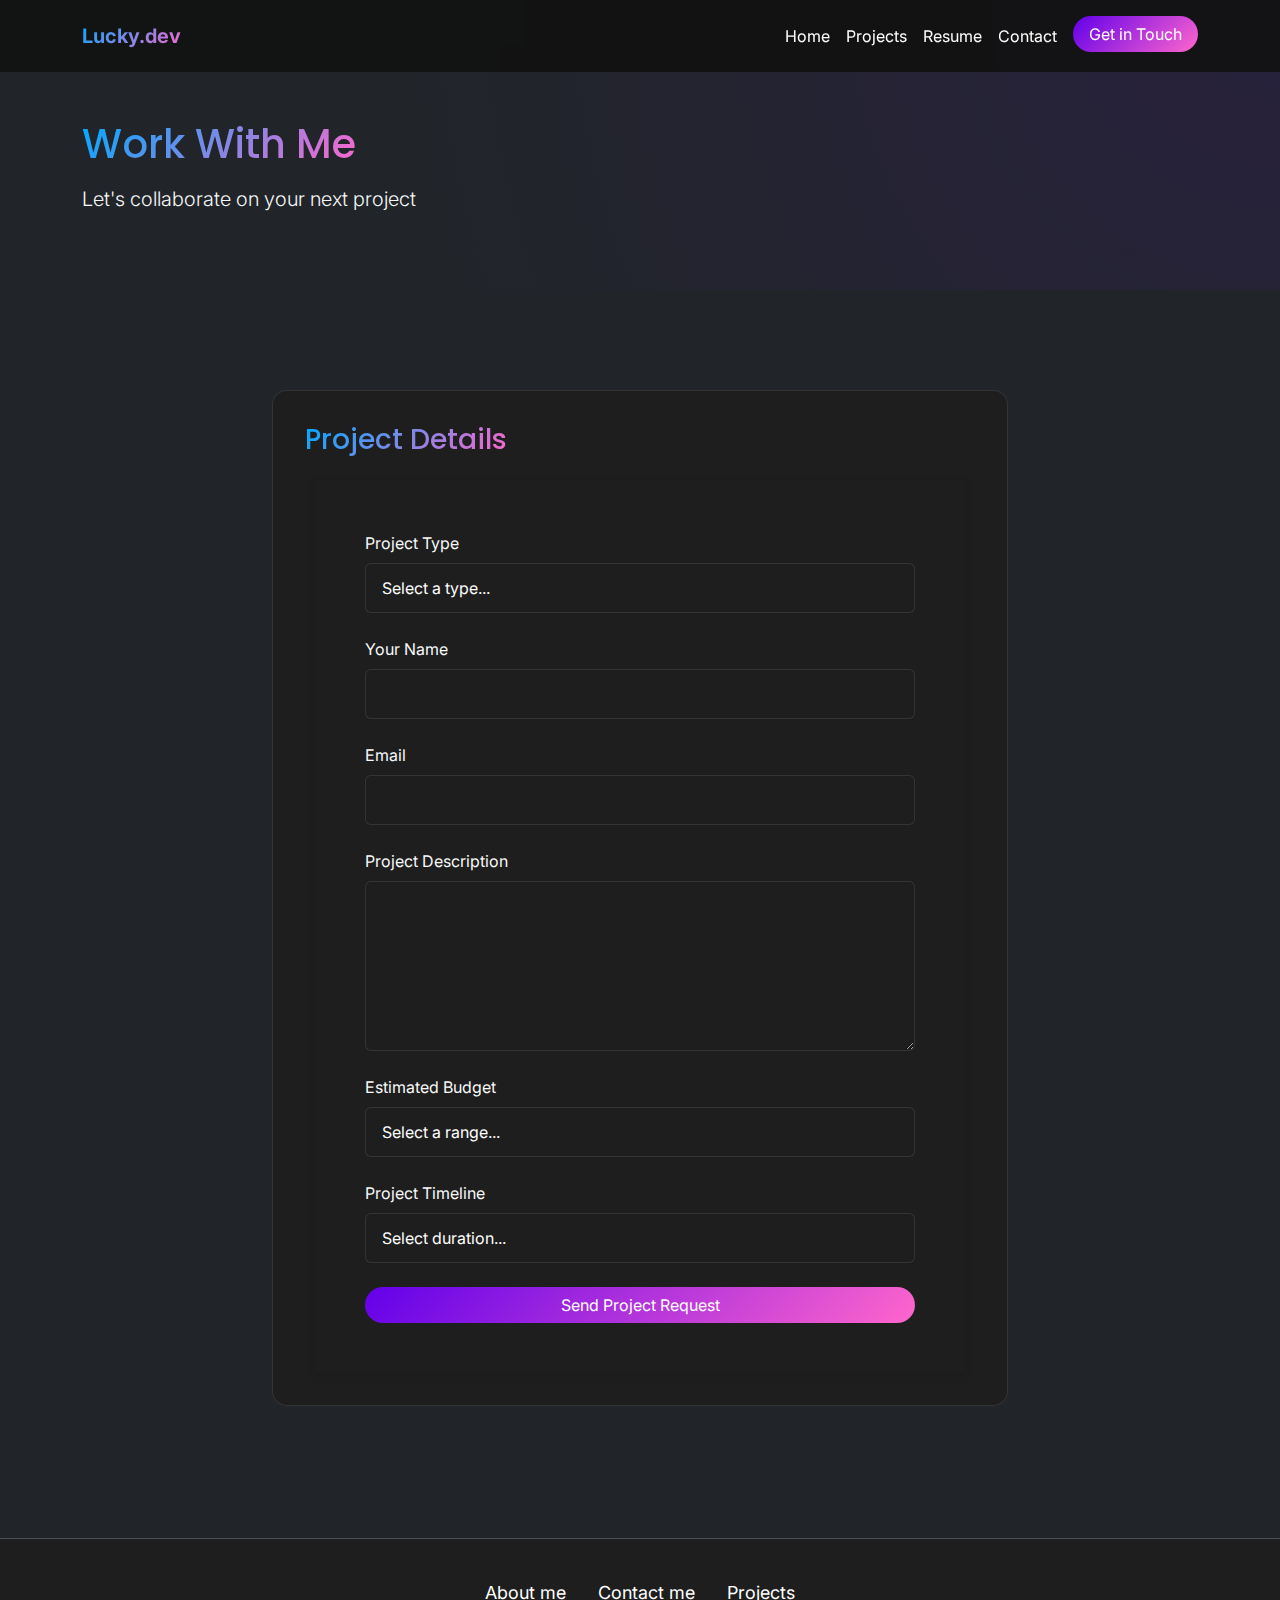
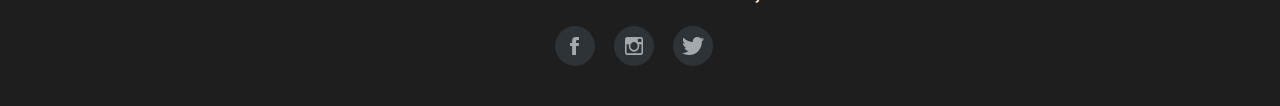
<file: hire-me.html>
<!DOCTYPE html>
<html data-bs-theme="dark">

<head>
    <meta charset="utf-8">
    <meta name="viewport" content="width=device-width, initial-scale=1.0, shrink-to-fit=no">
    <title>Hire Me - Lucky Singh Yaduvanshi</title>
    <meta name="description" content="Hire Lucky Singh Yaduvanshi - Full Stack Developer & AI Enthusiast">
    <link rel="stylesheet" href="assets/bootstrap/css/bootstrap.min.css">
    <link rel="stylesheet" href="https://fonts.googleapis.com/css2?family=Poppins:wght@400;500;600;700&display=swap">
    <link rel="stylesheet" href="https://fonts.googleapis.com/css2?family=Inter:wght@300;400;500&display=swap">
    <link rel="stylesheet" href="assets/fonts/ionicons.min.css">
    <link rel="stylesheet" href="assets/css/styles.css">
</head>

<body class="bg-dark text-light">
    <nav class="navbar navbar-expand-lg fixed-top navbar-dark bg-dark-transparent">
        <div class="container">
            <a class="navbar-brand gradient-text fw-bold" href="#">Lucky.dev</a>
            <button class="navbar-toggler" type="button" data-bs-toggle="collapse" data-bs-target="#navbarNav">
                <span class="navbar-toggler-icon"></span>
            </button>
            <div class="collapse navbar-collapse" id="navbarNav">
                <ul class="navbar-nav ms-auto">
                    <li class="nav-item"><a class="nav-link" href="index.html">Home</a></li>
                    <li class="nav-item"><a class="nav-link" href="projects-grid-cards.html">Projects</a></li>
                    <li class="nav-item"><a class="nav-link" href="cv.html">Resume</a></li>
                    <li class="nav-item"><a class="nav-link" href="contact.html">Contact</a></li>
                    <li class="nav-item"><a class="btn btn-primary gradient-button ms-2" href="#contact">Get in Touch</a></li>
                </ul>
            </div>
        </div>
    </nav>

    <main class="page hire-me-page">
        <section class="page-header">
            <div class="container">
                <h1 class="page-title">
                    <span class="gradient-text">Work With Me</span>
                </h1>
                <p class="lead">Let's collaborate on your next project</p>
            </div>
        </section>

        <section class="portfolio-block hire-me">
            <div class="container">
                <div class="row">
                    <div class="col-md-8 mx-auto">
                        <div class="content-card">
                            <h3 class="gradient-text mb-4">Project Details</h3>
                            <form>
                                <div class="mb-4">
                                    <label class="form-label" for="subject">Project Type</label>
                                    <select class="form-control" id="subject">
                                        <option value="" selected="">Select a type...</option>
                                        <option value="1">Web Development</option>
                                        <option value="2">Mobile App</option>
                                        <option value="3">UI/UX Design</option>
                                        <option value="4">Digital Marketing</option>
                                        <option value="5">AI/ML Development</option>
                                    </select>
                                </div>
                                <div class="mb-4">
                                    <label class="form-label" for="name">Your Name</label>
                                    <input class="form-control" type="text" id="name">
                                </div>
                                <div class="mb-4">
                                    <label class="form-label" for="email">Email</label>
                                    <input class="form-control" type="email" id="email">
                                </div>
                                <div class="mb-4">
                                    <label class="form-label" for="message">Project Description</label>
                                    <textarea class="form-control" id="message" rows="6"></textarea>
                                </div>
                                <div class="mb-4">
                                    <label class="form-label" for="budget">Estimated Budget</label>
                                    <select class="form-control" id="budget">
                                        <option value="" selected="">Select a range...</option>
                                        <option value="1">₹10,000 - ₹25,000</option>
                                        <option value="2">₹25,000 - ₹50,000</option>
                                        <option value="3">₹50,000 - ₹1,00,000</option>
                                        <option value="4">₹1,00,000+</option>
                                    </select>
                                </div>
                                <div class="mb-4">
                                    <label class="form-label" for="timeline">Project Timeline</label>
                                    <select class="form-control" id="timeline">
                                        <option value="" selected="">Select duration...</option>
                                        <option value="1">Less than 1 month</option>
                                        <option value="2">1-3 months</option>
                                        <option value="3">3-6 months</option>
                                        <option value="4">6+ months</option>
                                    </select>
                                </div>
                                <div>
                                    <button class="btn btn-primary gradient-button w-100" type="submit">Send Project Request</button>
                                </div>
                            </form>
                        </div>
                    </div>
                </div>
            </div>
        </section>
    </main>

    <footer class="page-footer py-3 border-top">
        <div class="container my-4">
            <div class="links"><a href="#">About me</a><a href="#">Contact me</a><a href="#">Projects</a></div>
            <div class="social-icons"><a class="me-3" href="#"><i class="icon ion-social-facebook"></i></a><a class="me-3" href="#"><i class="icon ion-social-instagram-outline"></i></a><a class="me-3" href="#"><i class="icon ion-social-twitter"></i></a></div>
        </div>
    </footer>
    <script src="assets/bootstrap/js/bootstrap.min.js"></script>
    <script src="assets/js/theme.js"></script>
</body>

</html>
</file>
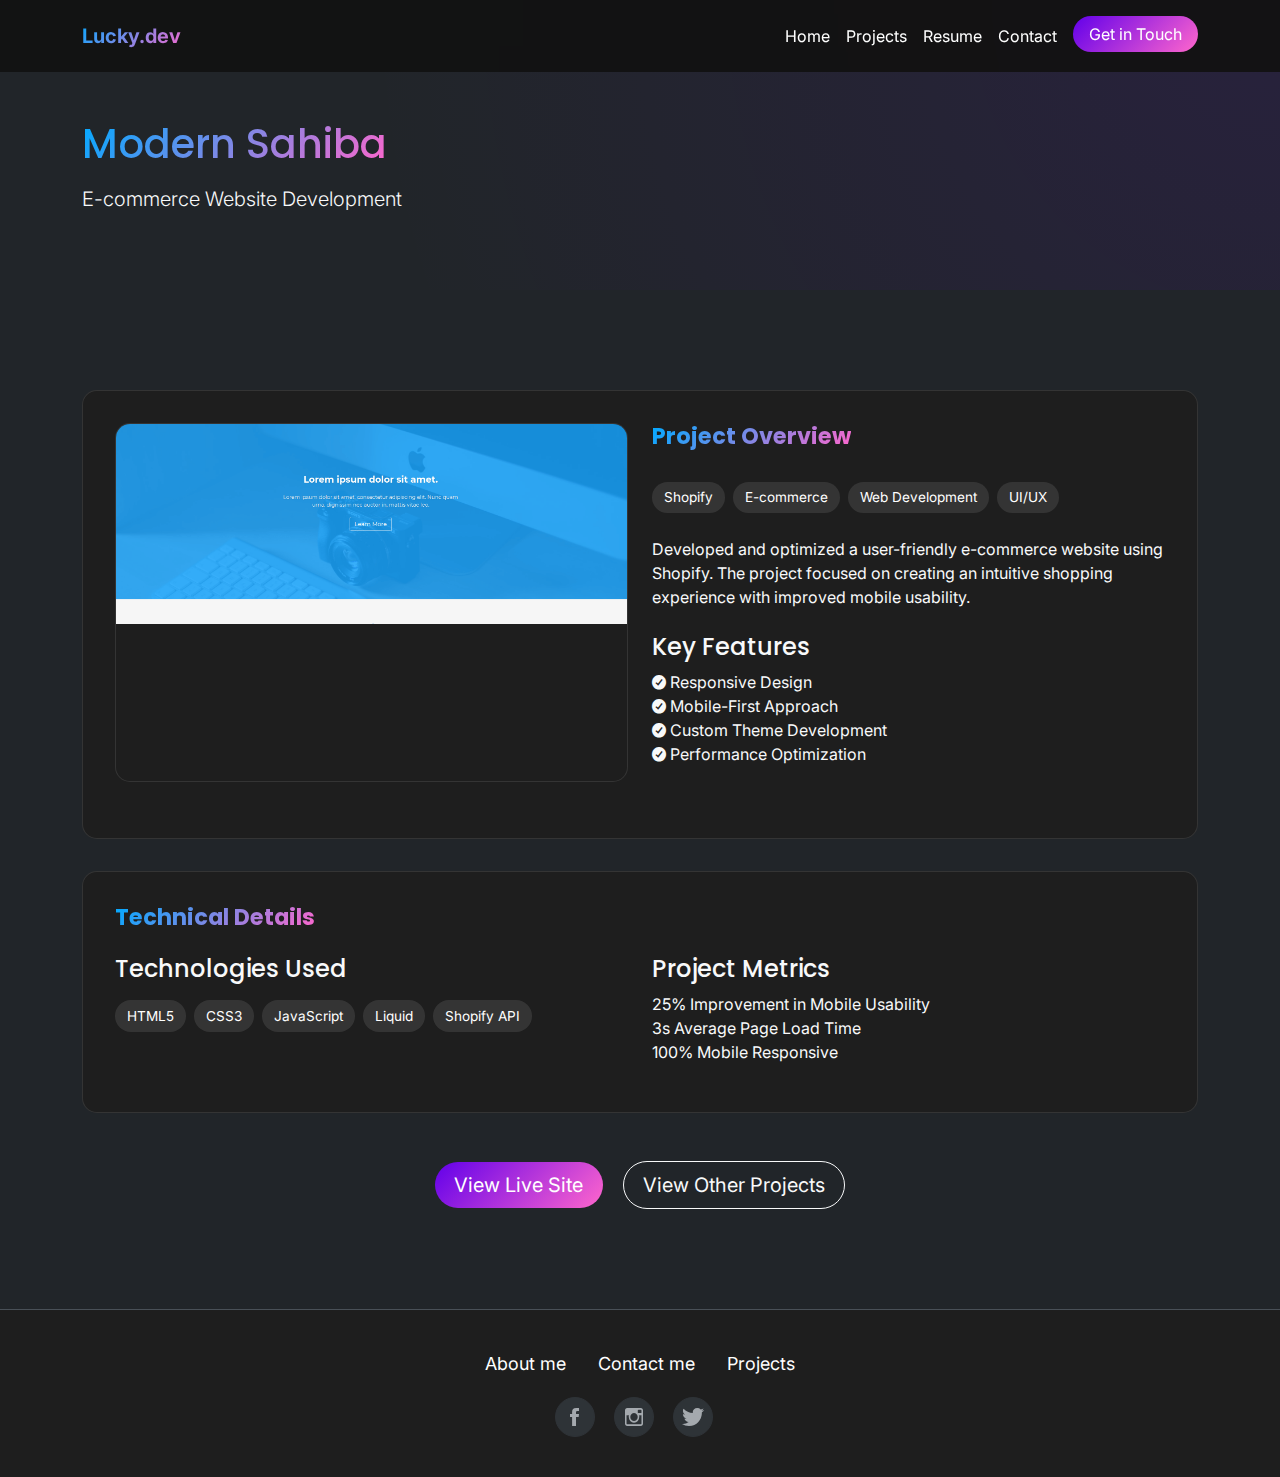
<file: project-page.html>
<!DOCTYPE html>
<html data-bs-theme="dark">

<head>
    <meta charset="utf-8">
    <meta name="viewport" content="width=device-width, initial-scale=1.0, shrink-to-fit=no">
    <title>Project Details - Lucky Singh Yaduvanshi</title>
    <meta name="description" content="Detailed project showcase by Lucky Singh Yaduvanshi">
    <link rel="stylesheet" href="assets/bootstrap/css/bootstrap.min.css">
    <link rel="stylesheet" href="https://fonts.googleapis.com/css2?family=Poppins:wght@400;500;600;700&display=swap">
    <link rel="stylesheet" href="https://fonts.googleapis.com/css2?family=Inter:wght@300;400;500&display=swap">
    <link rel="stylesheet" href="assets/fonts/ionicons.min.css">
    <link rel="stylesheet" href="assets/css/styles.css">
</head>

<body class="bg-dark text-light">
    <nav class="navbar navbar-expand-lg fixed-top navbar-dark bg-dark-transparent">
        <div class="container">
            <a class="navbar-brand gradient-text fw-bold" href="#">Lucky.dev</a>
            <button class="navbar-toggler" type="button" data-bs-toggle="collapse" data-bs-target="#navbarNav">
                <span class="navbar-toggler-icon"></span>
            </button>
            <div class="collapse navbar-collapse" id="navbarNav">
                <ul class="navbar-nav ms-auto">
                    <li class="nav-item"><a class="nav-link" href="index.html">Home</a></li>
                    <li class="nav-item"><a class="nav-link active" href="projects-grid-cards.html">Projects</a></li>
                    <li class="nav-item"><a class="nav-link" href="cv.html">Resume</a></li>
                    <li class="nav-item"><a class="nav-link" href="contact.html">Contact</a></li>
                    <li class="nav-item"><a class="btn btn-primary gradient-button ms-2" href="#contact">Get in Touch</a></li>
                </ul>
            </div>
        </div>
    </nav>

    <main class="page project-page">
        <section class="page-header">
            <div class="container">
                <h1 class="page-title">
                    <span class="gradient-text">Modern Sahiba</span>
                </h1>
                <p class="lead">E-commerce Website Development</p>
            </div>
        </section>

        <section class="portfolio-block project">
            <div class="container">
                <div class="content-card">
                    <div class="row">
                        <div class="col-12 col-md-6 mb-4">
                            <div class="project-card">
                                <img class="img-fluid" src="assets/img/tech/image6.png" alt="Project Screenshot">
                            </div>
                        </div>
                        <div class="col-12 col-md-6 mb-4">
                            <div class="project-info">
                                <h3 class="gradient-text mb-3">Project Overview</h3>
                                <div class="skill-tags mb-4">
                                    <span class="tag">Shopify</span>
                                    <span class="tag">E-commerce</span>
                                    <span class="tag">Web Development</span>
                                    <span class="tag">UI/UX</span>
                                </div>
                                <p>Developed and optimized a user-friendly e-commerce website using Shopify. The project focused on creating an intuitive shopping experience with improved mobile usability.</p>
                                <div class="project-features mt-4">
                                    <h4>Key Features</h4>
                                    <ul class="list-unstyled">
                                        <li><i class="icon ion-checkmark-circled"></i> Responsive Design</li>
                                        <li><i class="icon ion-checkmark-circled"></i> Mobile-First Approach</li>
                                        <li><i class="icon ion-checkmark-circled"></i> Custom Theme Development</li>
                                        <li><i class="icon ion-checkmark-circled"></i> Performance Optimization</li>
                                    </ul>
                                </div>
                            </div>
                        </div>
                    </div>
                </div>

                <div class="content-card">
                    <div class="project-details">
                        <h3 class="gradient-text mb-4">Technical Details</h3>
                        <div class="row">
                            <div class="col-md-6">
                                <h4>Technologies Used</h4>
                                <div class="skill-tags">
                                    <span class="tag">HTML5</span>
                                    <span class="tag">CSS3</span>
                                    <span class="tag">JavaScript</span>
                                    <span class="tag">Liquid</span>
                                    <span class="tag">Shopify API</span>
                                </div>
                            </div>
                            <div class="col-md-6">
                                <h4>Project Metrics</h4>
                                <ul class="list-unstyled">
                                    <li> 25% Improvement in Mobile Usability</li>
                                    <li> 3s Average Page Load Time</li>
                                    <li> 100% Mobile Responsive</li>
                                </ul>
                            </div>
                        </div>
                    </div>
                </div>

                <div class="text-center mt-5">
                    <a href="https://modernsahiba.com" target="_blank" class="btn btn-lg gradient-button me-3">View Live Site</a>
                    <a href="projects-grid-cards.html" class="btn btn-lg btn-outline-light">View Other Projects</a>
                </div>
            </div>
        </section>
    </main>

    <footer class="page-footer py-3 border-top">
        <div class="container my-4">
            <div class="links"><a href="#">About me</a><a href="#">Contact me</a><a href="#">Projects</a></div>
            <div class="social-icons"><a class="me-3" href="#"><i class="icon ion-social-facebook"></i></a><a class="me-3" href="#"><i class="icon ion-social-instagram-outline"></i></a><a class="me-3" href="#"><i class="icon ion-social-twitter"></i></a></div>
        </div>
    </footer>
    <script src="assets/bootstrap/js/bootstrap.min.js"></script>
    <script src="assets/js/theme.js"></script>
</body>

</html>
</file>
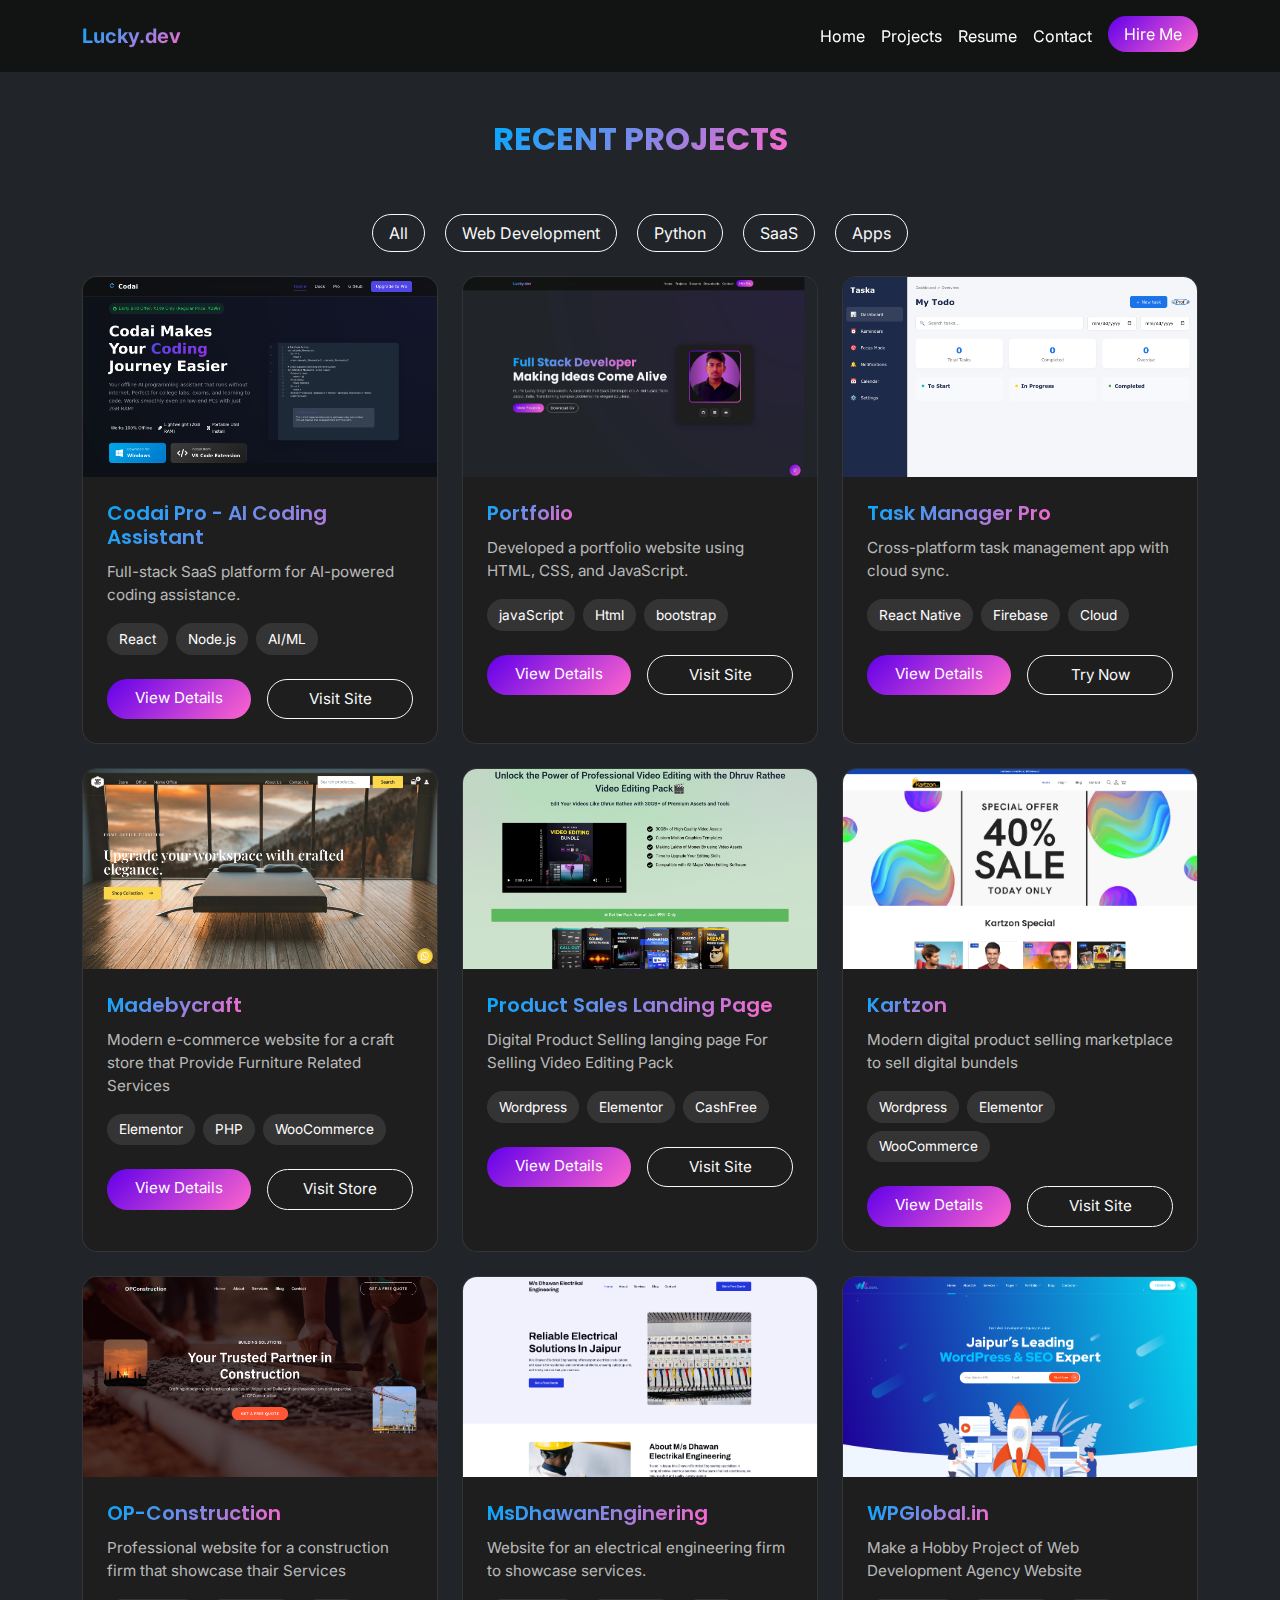
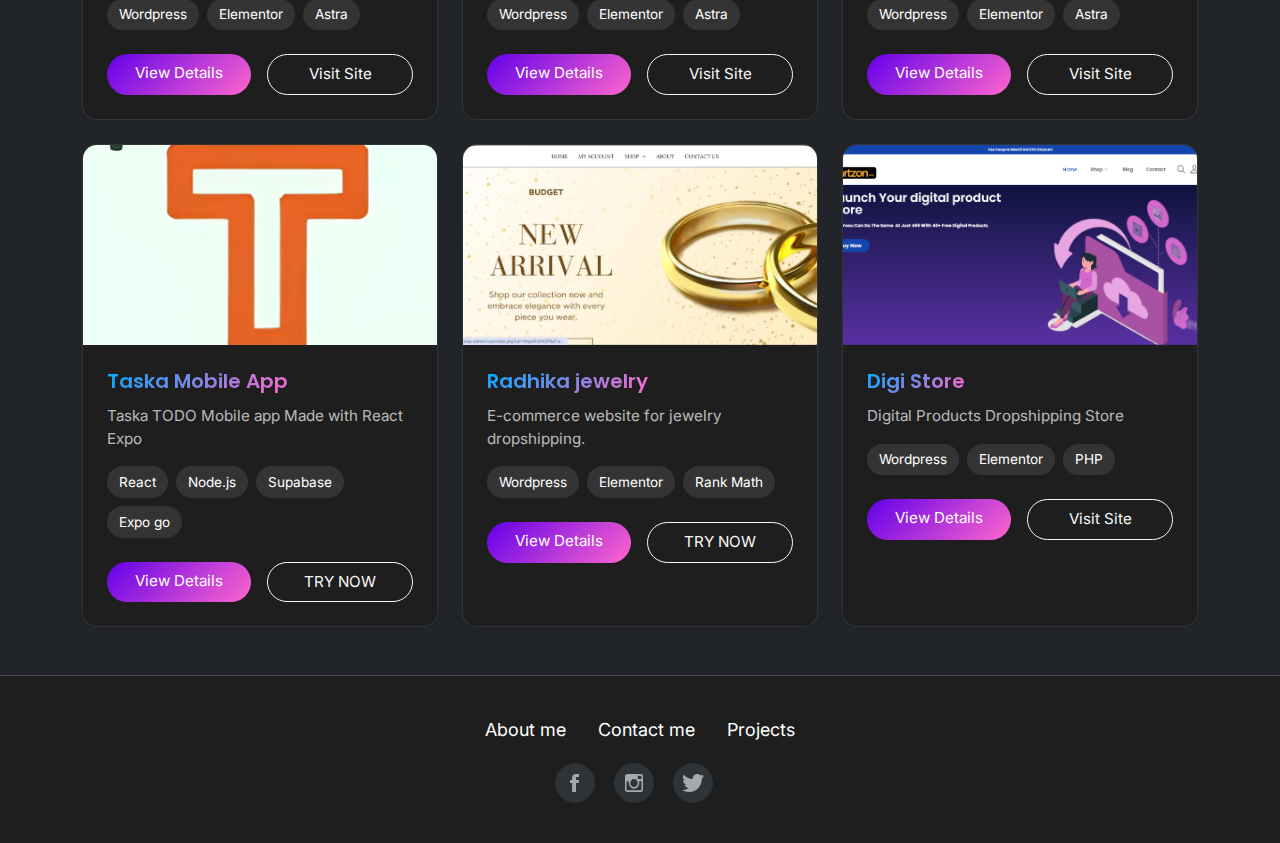
<file: projects-grid-cards.html>
<!DOCTYPE html>
<html data-bs-theme="dark">

<head>
    <meta charset="utf-8">
    <meta name="viewport" content="width=device-width, initial-scale=1.0, shrink-to-fit=no">
    <title>Projects - Lucky Singh Yaduvanshi</title>
    <meta name="description" content="Portfolio of projects by Lucky Singh Yaduvanshi">
    <link rel="stylesheet" href="assets/bootstrap/css/bootstrap.min.css">
    <link rel="stylesheet" href="https://fonts.googleapis.com/css2?family=Poppins:wght@400;500;600;700&display=swap">
    <link rel="stylesheet" href="https://fonts.googleapis.com/css2?family=Inter:wght@300;400;500&display=swap">
    <link rel="stylesheet" href="assets/fonts/ionicons.min.css">
    <link rel="stylesheet" href="assets/css/styles.css">
</head>

<body class="bg-dark text-light">
    <nav class="navbar navbar-expand-lg fixed-top navbar-dark bg-dark-transparent">
        <div class="container">
            <a class="navbar-brand gradient-text fw-bold" href="#">Lucky.dev</a>
            <button class="navbar-toggler" type="button" data-bs-toggle="collapse" data-bs-target="#navbarNav">
                <span class="navbar-toggler-icon"></span>
            </button>
            <div class="collapse navbar-collapse" id="navbarNav">
                <ul class="navbar-nav ms-auto">
                    <li class="nav-item"><a class="nav-link" href="index.html">Home</a></li>
                    <li class="nav-item"><a class="nav-link active" href="projects-grid-cards.html">Projects</a></li>
                    <li class="nav-item"><a class="nav-link" href="cv.html">Resume</a></li>
                    <li class="nav-item"><a class="nav-link" href="contact.html">Contact</a></li>
                    <li class="nav-item"><a class="btn btn-primary gradient-button ms-2" href="hire-me.html">Hire Me</a>
                    </li>
                </ul>
            </div>
        </div>
    </nav>

    <main class="page projects-page">
        <section class="portfolio-block projects py-5" style="padding-top: 120px !important;">
            <div class="container">
                <div class="heading text-center mb-5">
                    <h2 class="gradient-text display-4 fw-bold">Recent Projects</h2>
                </div>
                <div class="text-center mb-4">
                    <button class="btn btn-outline-light mx-2" onclick="filterProjects('all')">All</button>
                    <button class="btn btn-outline-light mx-2" onclick="filterProjects('web')">Web Development</button>
                    <button class="btn btn-outline-light mx-2" onclick="filterProjects('python')">Python</button>
                    <button class="btn btn-outline-light mx-2" onclick="filterProjects('saas')">SaaS</button>
                    <button class="btn btn-outline-light mx-2" onclick="filterProjects('apps')">Apps</button>
                </div>
                <div class="row g-4">
                    <!-- Codai Pro -->
                    <div class="col-md-6 col-lg-4 project-item" data-category="saas">
                        <div class="project-card">
                            <img class="img-fluid" src="assets/img/projects/codai-pro.png" alt="Codai Pro">
                            <div class="project-content">
                                <h3 class="gradient-text">Codai Pro - AI Coding Assistant</h3>
                                <p>Full-stack SaaS platform for AI-powered coding assistance.</p>
                                <div class="skill-tags mb-4">
                                    <span class="tag">React</span>
                                    <span class="tag">Node.js</span>
                                    <span class="tag">AI/ML</span>
                                </div>
                                <div class="project-buttons">
                                    <a href="projects/codai-pro.html" class="btn gradient-button">View Details</a>
                                    <a href="https://olive-salmon-689445.hostingersite.com/"
                                        class="btn btn-outline-light">Visit Site</a>
                                </div>
                            </div>
                        </div>
                    </div>

                    <!-- VS Code Extension -->
                    <div class="col-md-6 col-lg-4 project-item" data-category="apps">
                        <div class="project-card">
                            <img class="img-fluid" src="assets/img/projects/portfolio.jpg" alt="VS Code Extension">
                            <div class="project-content">
                                <h3 class="gradient-text">Portfolio</h3>
                                <p>Developed a portfolio website using HTML, CSS, and JavaScript.</p>
                                <div class="skill-tags mb-4">
                                    <span class="tag">javaScript</span>
                                    <span class="tag">Html</span>
                                    <span class="tag">bootstrap</span>
                                </div>
                                <div class="project-buttons">
                                    <a href="#" class="btn gradient-button">View Details</a>
                                    <a href="luckyyaduvanshi5.github.io/Portfolio/" class="btn btn-outline-light">Visit
                                        Site</a>
                                </div>
                            </div>
                        </div>
                    </div>

                    <!-- Task Manager -->
                    <div class="col-md-6 col-lg-4 project-item" data-category="apps">
                        <div class="project-card">
                            <img class="img-fluid" src="assets/img/projects/Taska.png" alt="Task Manager">
                            <div class="project-content">
                                <h3 class="gradient-text">Task Manager Pro</h3>
                                <p>Cross-platform task management app with cloud sync.</p>
                                <div class="skill-tags mb-4">
                                    <span class="tag">React Native</span>
                                    <span class="tag">Firebase</span>
                                    <span class="tag">Cloud</span>
                                </div>
                                <div class="project-buttons">
                                    <a href="#" class="btn gradient-button">View Details</a>
                                    <a href="https://indigo-fly-878305.hostingersite.com/"
                                        class="btn btn-outline-light">Try Now</a>
                                </div>
                            </div>
                        </div>
                    </div>

                    <!-- E-commerce Platform -->
                    <div class="col-md-6 col-lg-4 project-item" data-category="web">
                        <div class="project-card">
                            <img class="img-fluid" src="assets/img/projects/madebycraft.in.net.png" alt="E-commerce">
                            <div class="project-content">
                                <h3 class="gradient-text">Madebycraft</h3>
                                <p>Modern e-commerce website for a craft store that Provide Furniture Related Services</p>
                                <div class="skill-tags mb-4">
                                    <span class="tag">Elementor</span>
                                    <span class="tag">PHP</span>
                                    <span class="tag">WooCommerce</span>
                                </div>
                                <div class="project-buttons">
                                    <a href="#" class="btn gradient-button">View Details</a>
                                    <a href="https://madebycraft.in.net/" class="btn btn-outline-light">Visit Store</a>
                                </div>
                            </div>
                        </div>
                    </div>

                    <!-- AI Chat Bot -->
                    <div class="col-md-6 col-lg-4 project-item" data-category="python">
                        <div class="project-card">
                            <img class="img-fluid" src="assets/img/projects/LandingPage.png" alt="AI Chat Bot">
                            <div class="project-content">
                                <h3 class="gradient-text">Product Sales Landing Page</h3>
                                <p>Digital Product Selling langing page For Selling Video Editing Pack </p>
                                <div class="skill-tags mb-4">
                                    <span class="tag">Wordpress</span>
                                    <span class="tag">Elementor</span>
                                    <span class="tag">CashFree</span>
                                </div>
                                <div class="project-buttons">
                                    <a href="#" class="btn gradient-button">View Details</a>
                                    <a href="https://demo.boostsaledigital.com/" class="btn btn-outline-light">Visit
                                        Site</a>
                                </div>
                            </div>
                        </div>
                    </div>

                    <!-- Portfolio Website -->
                    <div class="col-md-6 col-lg-4 project-item" data-category="web">
                        <div class="project-card">
                            <img class="img-fluid"
                                src="assets/img/projects/Top Digital Products for Reselling in 2024 - Kartzon.png"
                                alt="Portfolio">
                            <div class="project-content">
                                <h3 class="gradient-text">Kartzon</h3>
                                <p>Modern digital product selling marketplace to sell digital bundels</p>
                                <div class="skill-tags mb-4">
                                    <span class="tag">Wordpress</span>
                                    <span class="tag">Elementor</span>
                                    <span class="tag">WooCommerce</span>
                                </div>
                                <div class="project-buttons">
                                    <a href="#" class="btn gradient-button">View Details</a>
                                    <a href="boostsaledigital.com" class="btn btn-outline-light">Visit Site</a>
                                </div>
                            </div>
                        </div>
                    </div>
                    <!-- <--OP Construction-- -->
                    <div class="col-md-6 col-lg-4 project-item" data-category="web">
                        <div class="project-card">
                            <img class="img-fluid" src="assets/img/projects/OPConstruction.png" alt="Portfolio">
                            <div class="project-content">
                                <h3 class="gradient-text">OP-Construction</h3>
                                <p>Professional website for a construction firm that showcase thair Services</p>
                                <div class="skill-tags mb-4">
                                    <span class="tag">Wordpress</span>
                                    <span class="tag">Elementor</span>
                                    <span class="tag">Astra</span>
                                </div>
                                <div class="project-buttons">
                                    <a href="#" class="btn gradient-button">View Details</a>
                                    <a href="https://mediumspringgreen-armadillo-391437.hostingersite.com/"
                                        class="btn btn-outline-light">Visit Site</a>
                                </div>
                            </div>
                        </div>
                    </div>

                    <!-- <--MsDhawanEnginering- -->
                    <div class="col-md-6 col-lg-4 project-item" data-category="web">
                        <div class="project-card">
                            <img class="img-fluid" src="assets/img/projects/M_s Dhawan Electrikal Engineering.png"
                                alt="Portfolio">
                            <div class="project-content">
                                <h3 class="gradient-text">MsDhawanEnginering</h3>
                                <p>Website for an electrical engineering firm to showcase services.</p>
                                <div class="skill-tags mb-4">
                                    <span class="tag">Wordpress</span>
                                    <span class="tag">Elementor</span>
                                    <span class="tag">Astra</span>
                                </div>
                                <div class="project-buttons">
                                    <a href="#" class="btn gradient-button">View Details</a>
                                    <a href="https://msdhawanengg.com/" class="btn btn-outline-light">Visit Site</a>
                                </div>
                            </div>
                        </div>
                    </div>
                    <!-- <--MsDhawanEnginering- -->
                    <!-- WPGlobal -->
                    <div class="col-md-6 col-lg-4 project-item" data-category="web">
                        <div class="project-card">
                            <img class="img-fluid" src="assets/img/projects/Wpglobal.png" alt="Portfolio">
                            <div class="project-content">
                                <h3 class="gradient-text">WPGlobal.in</h3>
                                <p>Make a Hobby Project of Web Development Agency Website </p>
                                <div class="skill-tags mb-4">
                                    <span class="tag">Wordpress</span>
                                    <span class="tag">Elementor</span>
                                    <span class="tag">Astra</span>
                                </div>
                                <div class="project-buttons">
                                    <a href="#" class="btn gradient-button">View Details</a>
                                    <a href="https://wpglobal.in/" class="btn btn-outline-light">Visit Site</a>
                                </div>
                            </div>
                        </div>
                    </div>

                    <!-- Taska Mobile App -->
                    <div class="col-md-6 col-lg-4 project-item" data-category="apps">
                        <div class="project-card">
                            <img class="img-fluid" src="assets/img/projects/Fevicon  g.png" alt="Portfolio">
                            <div class="project-content">
                                <h3 class="gradient-text">Taska Mobile App</h3>
                                <p>Taska TODO Mobile app Made with React Expo</p>
                                <div class="skill-tags mb-4">
                                    <span class="tag">React</span>
                                    <span class="tag">Node.js</span>
                                    <span class="tag">Supabase</span>
                                    <span class="tag">Expo go</span>
                                </div>
                                <div class="project-buttons">
                                    <a href="#" class="btn gradient-button">View Details</a>
                                    <a href="#" class="btn btn-outline-light">TRY NOW</a>
                                </div>
                            </div>
                        </div>
                    </div>

                    <div class="col-md-6 col-lg-4 project-item" data-category="apps">
                        <div class="project-card">
                            <img class="img-fluid" src="assets/img/projects/Radhikajlr.png" alt="Portfolio">
                            <div class="project-content">
                                <h3 class="gradient-text">Radhika jewelry</h3>
                                <p>E-commerce website for jewelry dropshipping.</p>
                                <div class="skill-tags mb-4">
                                    <span class="tag">Wordpress</span>
                                    <span class="tag">Elementor</span>
                                    <span class="tag">Rank Math</span>
                                </div>
                                <div class="project-buttons">
                                    <a href="#" class="btn gradient-button">View Details</a>
                                    <a href="radhikajewelry.in" class="btn btn-outline-light">TRY NOW</a>
                                </div>
                            </div>
                        </div>
                    </div>

                    <div class="col-md-6 col-lg-4 project-item" data-category="apps">
                        <div class="project-card">
                            <img class="img-fluid" src="assets/img/projects/Digistore.png" alt="Portfolio">
                            <div class="project-content">
                                <h3 class="gradient-text">Digi Store</h3>
                                <p>Digital Products Dropshipping Store</p>
                                <div class="skill-tags mb-4">
                                    <span class="tag">Wordpress</span>
                                    <span class="tag">Elementor</span>
                                    <span class="tag">PHP</span>
                                </div>
                                <div class="project-buttons">
                                    <a href="#" class="btn gradient-button">View Details</a>
                                    <a href="shop.wpglobal.in" class="btn btn-outline-light">Visit Site</a>
                                </div>
                            </div>
                        </div>
                    </div>

                </div> <!-- Close row g-4 -->
            </div> <!-- Close container -->
        </section>
    </main>

    <footer class="page-footer py-3 border-top">
        <div class="container my-4">
            <div class="links"><a href="#">About me</a><a href="#">Contact me</a><a href="#">Projects</a></div>
            <div class="social-icons"><a class="me-3" href="#"><i class="icon ion-social-facebook"></i></a><a
                    class="me-3" href="#"><i class="icon ion-social-instagram-outline"></i></a><a class="me-3"
                    href="#"><i class="icon ion-social-twitter"></i></a></div>
        </div>
    </footer>
    <script src="assets/bootstrap/js/bootstrap.min.js"></script>
    <script src="assets/js/theme.js"></script>
    <script>
        function filterProjects(category) {
            const projects = document.querySelectorAll('.project-item');
            projects.forEach(project => {
                if (category === 'all' || project.dataset.category === category) {
                    project.style.display = 'block';
                } else {
                    project.style.display = 'none';
                }
            });
        }
    </script>
</body>

</html>
</file>
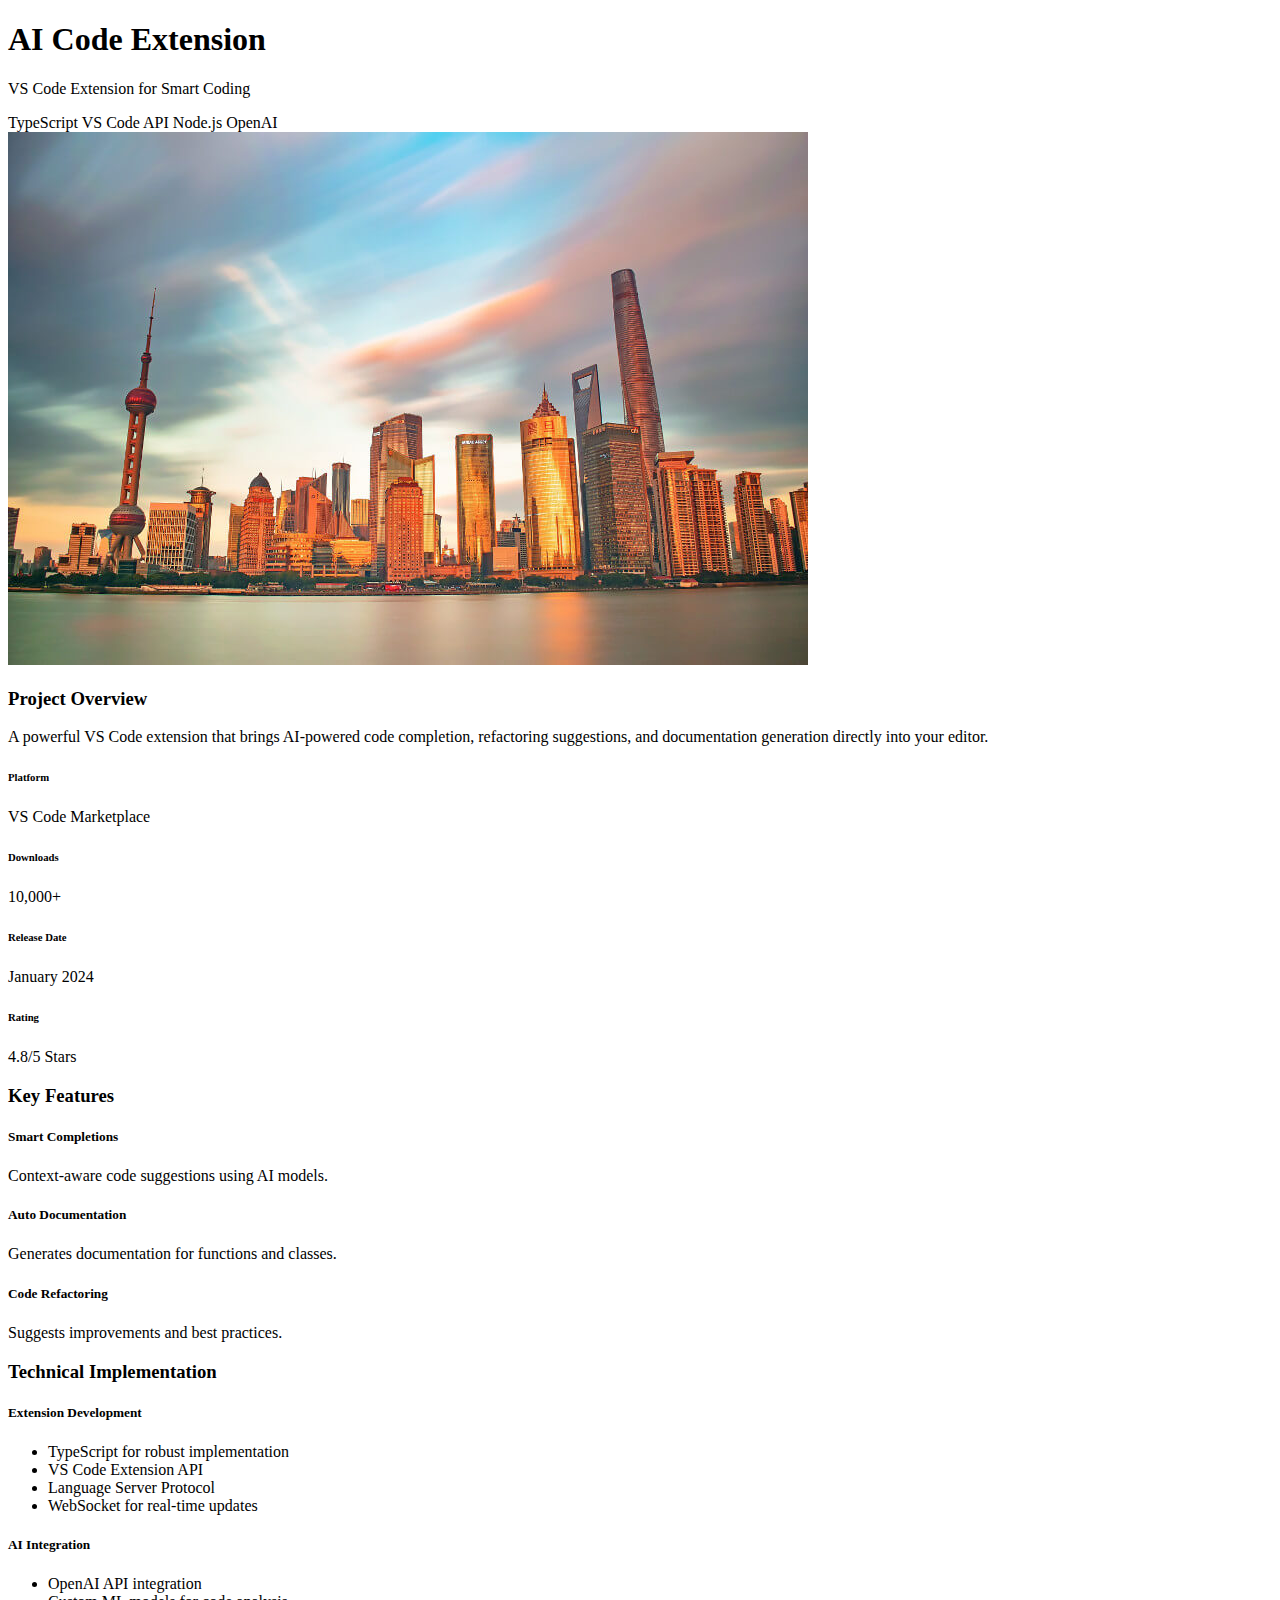
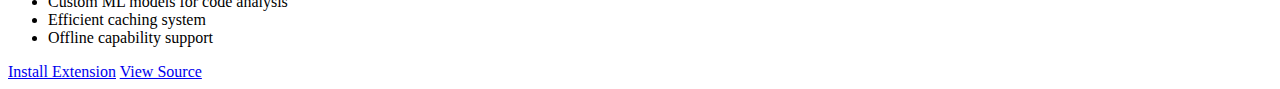
<file: projects/ai-code-extension.html>
<!DOCTYPE html>
<html data-bs-theme="dark">
<!-- ... (same head section as codai-pro.html) ... -->

<body class="bg-dark text-light">
    <!-- ... (same navbar section) ... -->

    <main class="page project-page">
        <section class="portfolio-block project">
            <div class="container">
                <!-- Project Header -->
                <div class="project-header text-center mb-5">
                    <h1 class="gradient-text display-4 mb-4">AI Code Extension</h1>
                    <p class="lead text-muted">VS Code Extension for Smart Coding</p>
                    <div class="skill-tags my-4">
                        <span class="tag">TypeScript</span>
                        <span class="tag">VS Code API</span>
                        <span class="tag">Node.js</span>
                        <span class="tag">OpenAI</span>
                    </div>
                </div>

                <!-- Project Overview -->
                <div class="content-card mb-5">
                    <div class="row">
                        <div class="col-md-6">
                            <img class="img-fluid rounded" src="../assets/img/projects/codai-pro.jpg" alt="VS Code Extension">
                        </div>
                        <div class="col-md-6">
                            <h3 class="gradient-text mb-4">Project Overview</h3>
                            <p>A powerful VS Code extension that brings AI-powered code completion, refactoring suggestions, and documentation generation directly into your editor.</p>
                            <div class="project-info mt-4">
                                <div class="row">
                                    <div class="col-6">
                                        <h6>Platform</h6>
                                        <p>VS Code Marketplace</p>
                                    </div>
                                    <div class="col-6">
                                        <h6>Downloads</h6>
                                        <p>10,000+</p>
                                    </div>
                                    <div class="col-6">
                                        <h6>Release Date</h6>
                                        <p>January 2024</p>
                                    </div>
                                    <div class="col-6">
                                        <h6>Rating</h6>
                                        <p>4.8/5 Stars</p>
                                    </div>
                                </div>
                            </div>
                        </div>
                    </div>
                </div>

                <!-- Key Features -->
                <div class="content-card mb-5">
                    <h3 class="gradient-text mb-4">Key Features</h3>
                    <div class="row g-4">
                        <div class="col-md-4">
                            <div class="feature-item">
                                <div class="icon mb-3">
                                    <i class="icon ion-code"></i>
                                </div>
                                <h5>Smart Completions</h5>
                                <p>Context-aware code suggestions using AI models.</p>
                            </div>
                        </div>
                        <div class="col-md-4">
                            <div class="feature-item">
                                <div class="icon mb-3">
                                    <i class="icon ion-document"></i>
                                </div>
                                <h5>Auto Documentation</h5>
                                <p>Generates documentation for functions and classes.</p>
                            </div>
                        </div>
                        <div class="col-md-4">
                            <div class="feature-item">
                                <div class="icon mb-3">
                                    <i class="icon ion-wand"></i>
                                </div>
                                <h5>Code Refactoring</h5>
                                <p>Suggests improvements and best practices.</p>
                            </div>
                        </div>
                    </div>
                </div>

                <!-- Technical Details -->
                <div class="content-card mb-5">
                    <h3 class="gradient-text mb-4">Technical Implementation</h3>
                    <div class="row">
                        <div class="col-md-6">
                            <h5>Extension Development</h5>
                            <ul class="feature-list">
                                <li>TypeScript for robust implementation</li>
                                <li>VS Code Extension API</li>
                                <li>Language Server Protocol</li>
                                <li>WebSocket for real-time updates</li>
                            </ul>
                        </div>
                        <div class="col-md-6">
                            <h5>AI Integration</h5>
                            <ul class="feature-list">
                                <li>OpenAI API integration</li>
                                <li>Custom ML models for code analysis</li>
                                <li>Efficient caching system</li>
                                <li>Offline capability support</li>
                            </ul>
                        </div>
                    </div>
                </div>

                <!-- Project Links -->
                <div class="text-center">
                    <a href="#" class="btn gradient-button me-3">Install Extension</a>
                    <a href="#" class="btn gradient-button">View Source</a>
                </div>
            </div>
        </section>
    </main>

    <!-- ... (same footer section) ... -->
</body>
</html>
</file>
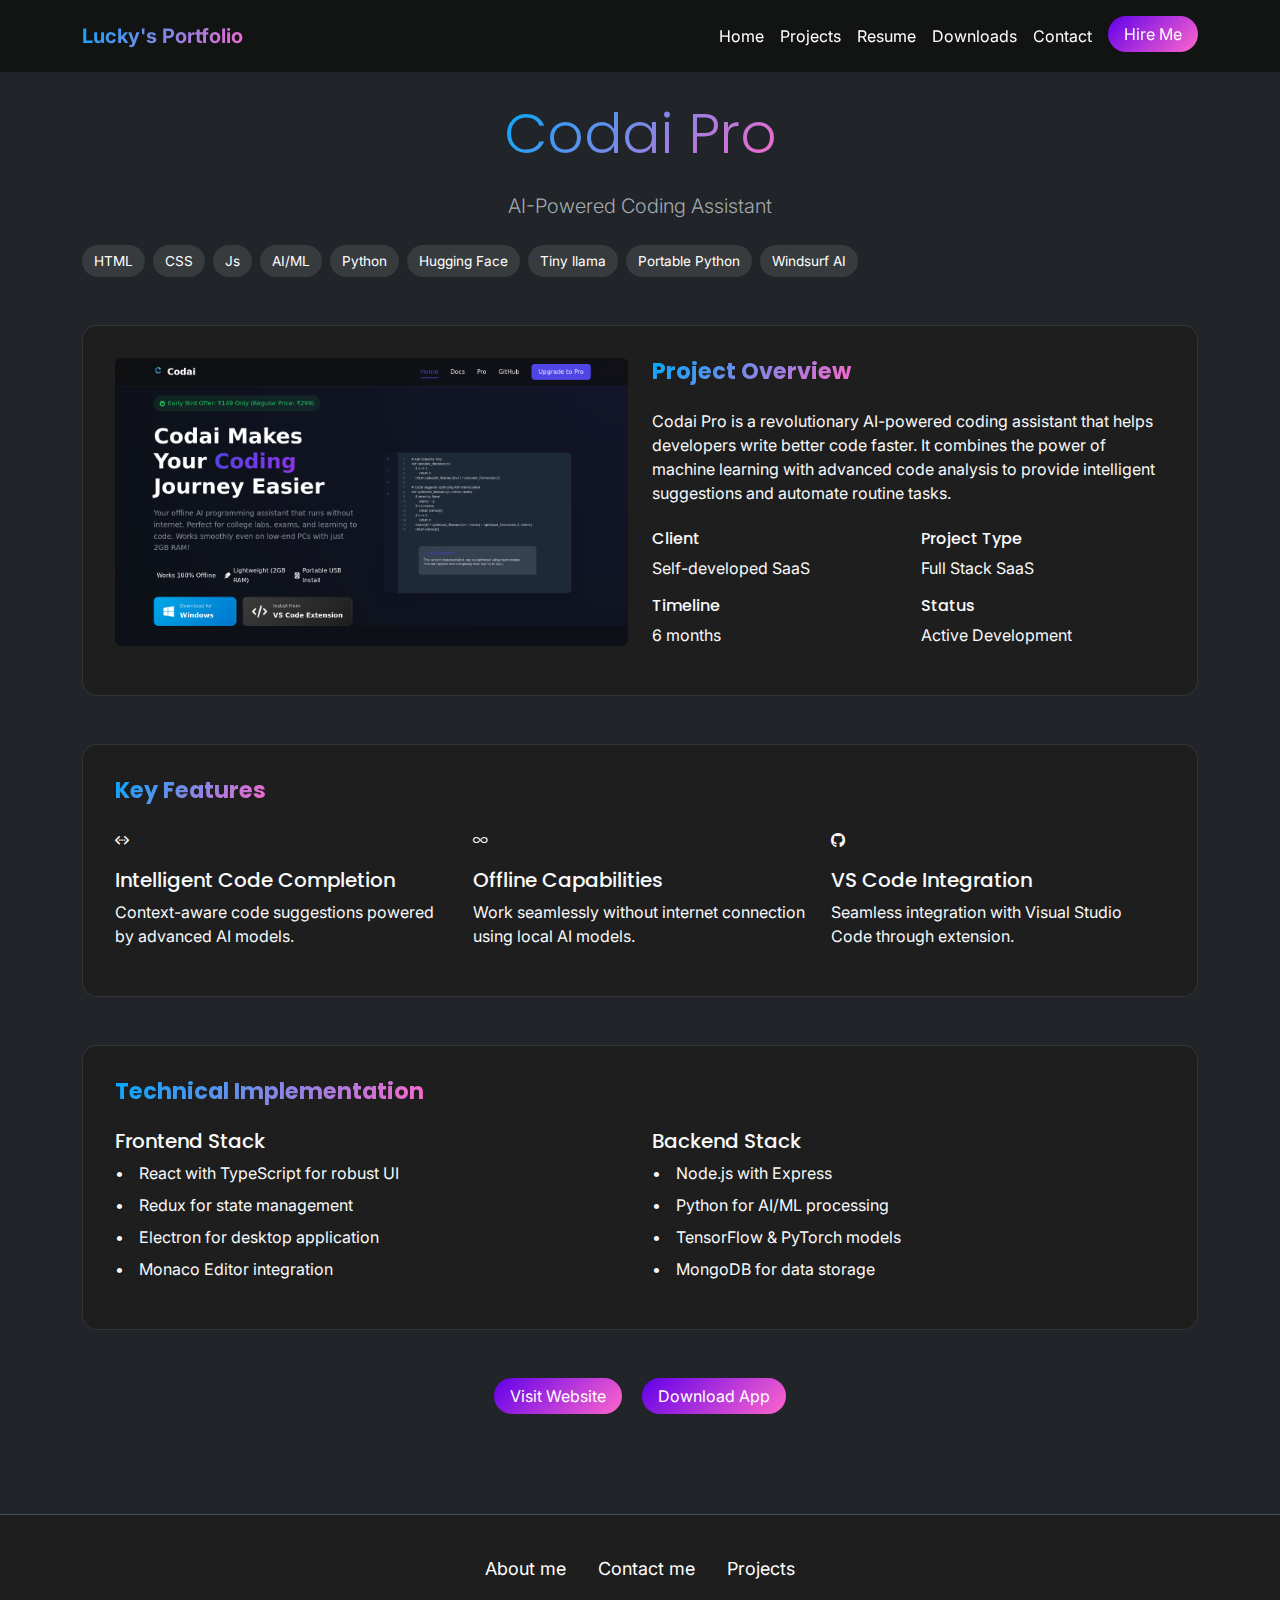
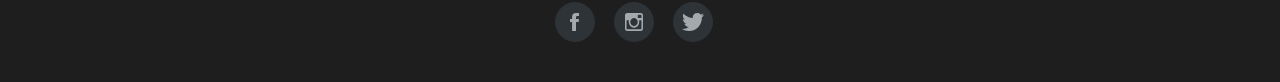
<file: projects/codai-pro.html>
<!DOCTYPE html>
<html data-bs-theme="dark">

<head>
    <meta charset="utf-8">
    <meta name="viewport" content="width=device-width, initial-scale=1.0, shrink-to-fit=no">
    <title>Codai Pro - Lucky's Portfolio</title>
    <meta name="description" content="Detailed case study of Codai Pro AI Coding Assistant">
    <link rel="stylesheet" href="../assets/bootstrap/css/bootstrap.min.css">
    <link rel="stylesheet" href="https://fonts.googleapis.com/css2?family=Poppins:wght@400;500;600;700&display=swap">
    <link rel="stylesheet" href="https://fonts.googleapis.com/css2?family=Inter:wght@300;400;500&display=swap">
    <link rel="stylesheet" href="../assets/fonts/ionicons.min.css">
    <link rel="stylesheet" href="../assets/css/styles.css">
</head>

<body class="bg-dark text-light">
    <nav class="navbar navbar-expand-lg fixed-top navbar-dark bg-dark-transparent">
        <div class="container">
            <a class="navbar-brand gradient-text fw-bold" href="../index.html">Lucky's Portfolio</a>
            <button class="navbar-toggler" type="button" data-bs-toggle="collapse" data-bs-target="#navbarNav">
                <span class="navbar-toggler-icon"></span>
            </button>
            <div class="collapse navbar-collapse" id="navbarNav">
                <ul class="navbar-nav ms-auto">
                    <li class="nav-item"><a class="nav-link" href="../index.html">Home</a></li>
                    <li class="nav-item"><a class="nav-link active" href="../projects-grid-cards.html">Projects</a></li>
                    <li class="nav-item"><a class="nav-link" href="../cv.html">Resume</a></li>
                    <li class="nav-item"><a class="nav-link" href="../download.html">Downloads</a></li>
                    <li class="nav-item"><a class="nav-link" href="../contact.html">Contact</a></li>
                    <li class="nav-item"><a class="btn btn-primary gradient-button ms-2" href="../hire-me.html">Hire Me</a></li>
                </ul>
            </div>
        </div>
    </nav>

    <main class="page project-page">
        <section class="portfolio-block project">
            <div class="container">
                <!-- Project Header -->
                <div class="project-header text-center mb-5">
                    <h1 class="gradient-text display-4 mb-4">Codai Pro</h1>
                    <p class="lead text-muted">AI-Powered Coding Assistant</p>
                    <div class="skill-tags my-4">
                        <span class="tag">HTML</span>
                        <span class="tag">CSS</span>
                        <span class="tag">Js</span>
                        <span class="tag">AI/ML</span>
                        <span class="tag">Python</span>
                        <span class="tag">Hugging Face</span>
                        <span class="tag">Tiny llama</span>
                        <span class="tag">Portable Python</span>
                        <span class="tag">Windsurf AI</span>

                    </div>
                </div>

                <!-- Project Overview -->
                <div class="content-card mb-5">
                    <div class="row">
                        <div class="col-md-6">
                            <img class="img-fluid rounded" src="../assets/img/projects/codai-pro.png" alt="Codai Pro Interface">
                        </div>
                        <div class="col-md-6">
                            <h3 class="gradient-text mb-4">Project Overview</h3>
                            <p>Codai Pro is a revolutionary AI-powered coding assistant that helps developers write better code faster. It combines the power of machine learning with advanced code analysis to provide intelligent suggestions and automate routine tasks.</p>
                            <div class="project-info mt-4">
                                <div class="row">
                                    <div class="col-6">
                                        <h6>Client</h6>
                                        <p>Self-developed SaaS</p>
                                    </div>
                                    <div class="col-6">
                                        <h6>Project Type</h6>
                                        <p>Full Stack SaaS</p>
                                    </div>
                                    <div class="col-6">
                                        <h6>Timeline</h6>
                                        <p>6 months</p>
                                    </div>
                                    <div class="col-6">
                                        <h6>Status</h6>
                                        <p>Active Development</p>
                                    </div>
                                </div>
                            </div>
                        </div>
                    </div>
                </div>

                <!-- Key Features -->
                <div class="content-card mb-5">
                    <h3 class="gradient-text mb-4">Key Features</h3>
                    <div class="row g-4">
                        <div class="col-md-4">
                            <div class="feature-item">
                                <div class="icon mb-3">
                                    <i class="icon ion-code-working"></i>
                                </div>
                                <h5>Intelligent Code Completion</h5>
                                <p>Context-aware code suggestions powered by advanced AI models.</p>
                            </div>
                        </div>
                        <div class="col-md-4">
                            <div class="feature-item">
                                <div class="icon mb-3">
                                    <i class="icon ion-ios-infinite"></i>
                                </div>
                                <h5>Offline Capabilities</h5>
                                <p>Work seamlessly without internet connection using local AI models.</p>
                            </div>
                        </div>
                        <div class="col-md-4">
                            <div class="feature-item">
                                <div class="icon mb-3">
                                    <i class="icon ion-social-github"></i>
                                </div>
                                <h5>VS Code Integration</h5>
                                <p>Seamless integration with Visual Studio Code through extension.</p>
                            </div>
                        </div>
                    </div>
                </div>

                <!-- Technical Details -->
                <div class="content-card mb-5">
                    <h3 class="gradient-text mb-4">Technical Implementation</h3>
                    <div class="row">
                        <div class="col-md-6">
                            <h5>Frontend Stack</h5>
                            <ul class="feature-list">
                                <li>React with TypeScript for robust UI</li>
                                <li>Redux for state management</li>
                                <li>Electron for desktop application</li>
                                <li>Monaco Editor integration</li>
                            </ul>
                        </div>
                        <div class="col-md-6">
                            <h5>Backend Stack</h5>
                            <ul class="feature-list">
                                <li>Node.js with Express</li>
                                <li>Python for AI/ML processing</li>
                                <li>TensorFlow & PyTorch models</li>
                                <li>MongoDB for data storage</li>
                            </ul>
                        </div>
                    </div>
                </div>

                <!-- Project Links -->
                <div class="text-center">
                    <a href="https://codai.pro" class="btn gradient-button me-3" target="_blank">Visit Website</a>
                    <a href="../download.html" class="btn gradient-button">Download App</a>
                </div>
            </div>
        </section>
    </main>

    <footer class="page-footer py-3 border-top">
        <div class="container my-4">
            <div class="links"><a href="../index.html">About me</a><a href="../contact.html">Contact me</a><a href="../projects-grid-cards.html">Projects</a></div>
            <div class="social-icons"><a class="me-3" href="#"><i class="icon ion-social-facebook"></i></a><a class="me-3" href="#"><i class="icon ion-social-instagram-outline"></i></a><a class="me-3" href="#"><i class="icon ion-social-twitter"></i></a></div>
        </div>
    </footer>
    <script src="../assets/bootstrap/js/bootstrap.min.js"></script>
    <script src="../assets/js/theme.js"></script>
</body>

</html>
</file>
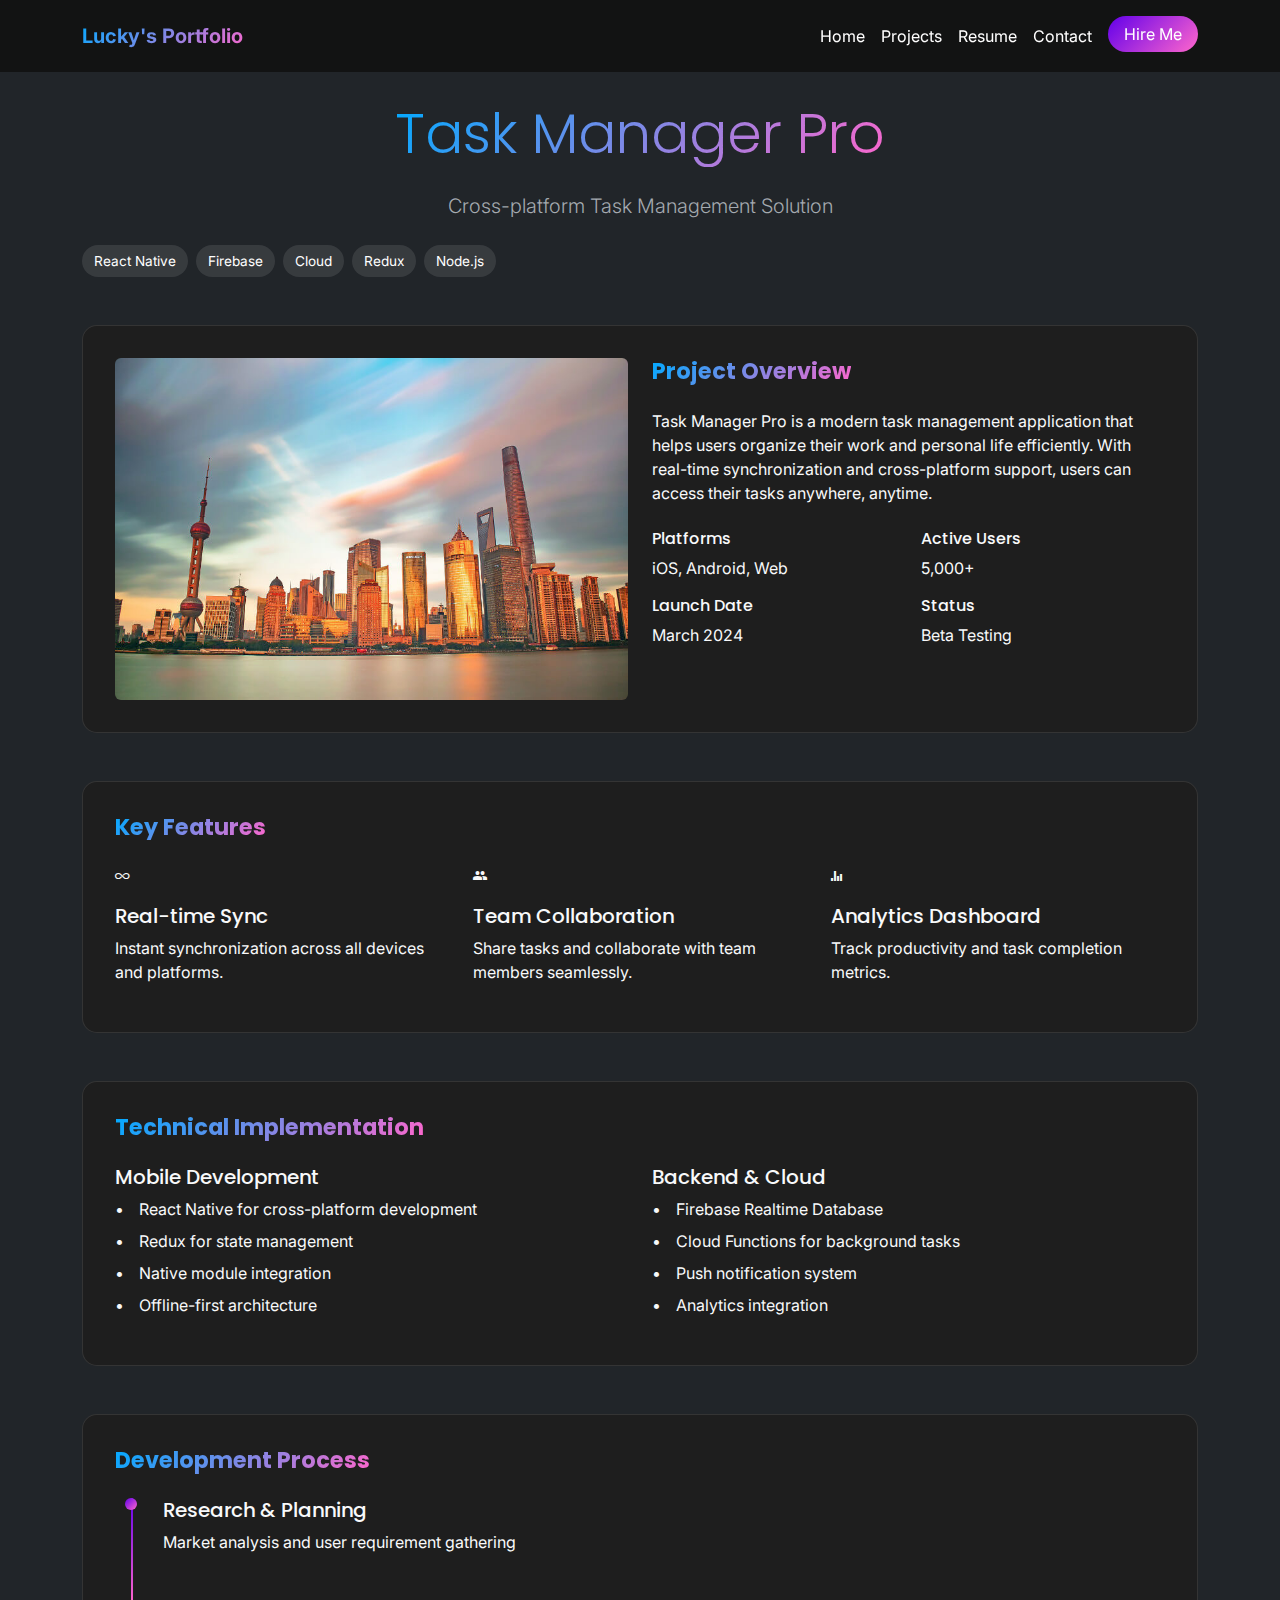
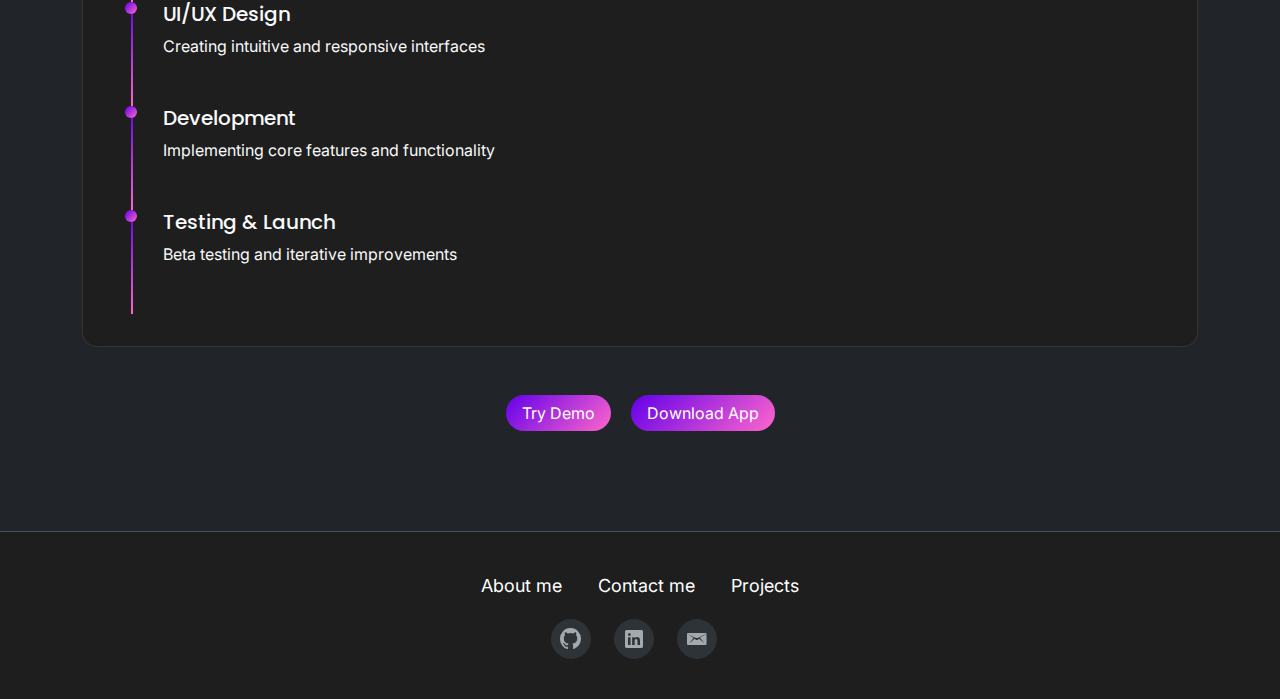
<file: projects/task-manager.html>
<!DOCTYPE html>
<html data-bs-theme="dark">
<head>
    <meta charset="utf-8">
    <meta name="viewport" content="width=device-width, initial-scale=1.0, shrink-to-fit=no">
    <title>Task Manager Pro - Lucky's Portfolio</title>
    <meta name="description" content="Cross-platform task management application">
    <link rel="stylesheet" href="../assets/bootstrap/css/bootstrap.min.css">
    <link rel="stylesheet" href="https://fonts.googleapis.com/css2?family=Poppins:wght@400;500;600;700&display=swap">
    <link rel="stylesheet" href="https://fonts.googleapis.com/css2?family=Inter:wght@300;400;500&display=swap">
    <link rel="stylesheet" href="../assets/fonts/ionicons.min.css">
    <link rel="stylesheet" href="../assets/css/styles.css">
</head>

<body class="bg-dark text-light">
    <nav class="navbar navbar-expand-lg fixed-top navbar-dark bg-dark-transparent">
        <div class="container">
            <a class="navbar-brand gradient-text fw-bold" href="../index.html">Lucky's Portfolio</a>
            <button class="navbar-toggler" type="button" data-bs-toggle="collapse" data-bs-target="#navbarNav">
                <span class="navbar-toggler-icon"></span>
            </button>
            <div class="collapse navbar-collapse" id="navbarNav">
                <ul class="navbar-nav ms-auto">
                    <li class="nav-item"><a class="nav-link" href="../index.html">Home</a></li>
                    <li class="nav-item"><a class="nav-link active" href="../projects-grid-cards.html">Projects</a></li>
                    <li class="nav-item"><a class="nav-link" href="../cv.html">Resume</a></li>
                    <li class="nav-item"><a class="nav-link" href="../contact.html">Contact</a></li>
                    <li class="nav-item"><a class="btn btn-primary gradient-button ms-2" href="../hire-me.html">Hire Me</a></li>
                </ul>
            </div>
        </div>
    </nav>

    <main class="page project-page">
        <section class="portfolio-block project">
            <div class="container">
                <!-- Project Header -->
                <div class="project-header text-center mb-5">
                    <h1 class="gradient-text display-4 mb-4">Task Manager Pro</h1>
                    <p class="lead text-muted">Cross-platform Task Management Solution</p>
                    <div class="skill-tags my-4">
                        <span class="tag">React Native</span>
                        <span class="tag">Firebase</span>
                        <span class="tag">Cloud</span>
                        <span class="tag">Redux</span>
                        <span class="tag">Node.js</span>
                    </div>
                </div>

                <!-- Project Overview -->
                <div class="content-card mb-5">
                    <div class="row">
                        <div class="col-md-6">
                            <img class="img-fluid rounded" src="../assets/img/projects/codai-pro.jpg" alt="Task Manager Pro Interface">
                        </div>
                        <div class="col-md-6">
                            <h3 class="gradient-text mb-4">Project Overview</h3>
                            <p>Task Manager Pro is a modern task management application that helps users organize their work and personal life efficiently. With real-time synchronization and cross-platform support, users can access their tasks anywhere, anytime.</p>
                            <div class="project-info mt-4">
                                <div class="row">
                                    <div class="col-6">
                                        <h6>Platforms</h6>
                                        <p>iOS, Android, Web</p>
                                    </div>
                                    <div class="col-6">
                                        <h6>Active Users</h6>
                                        <p>5,000+</p>
                                    </div>
                                    <div class="col-6">
                                        <h6>Launch Date</h6>
                                        <p>March 2024</p>
                                    </div>
                                    <div class="col-6">
                                        <h6>Status</h6>
                                        <p>Beta Testing</p>
                                    </div>
                                </div>
                            </div>
                        </div>
                    </div>
                </div>

                <!-- Key Features -->
                <div class="content-card mb-5">
                    <h3 class="gradient-text mb-4">Key Features</h3>
                    <div class="row g-4">
                        <div class="col-md-4">
                            <div class="feature-item">
                                <div class="icon mb-3">
                                    <i class="icon ion-ios-infinite"></i>
                                </div>
                                <h5>Real-time Sync</h5>
                                <p>Instant synchronization across all devices and platforms.</p>
                            </div>
                        </div>
                        <div class="col-md-4">
                            <div class="feature-item">
                                <div class="icon mb-3">
                                    <i class="icon ion-android-people"></i>
                                </div>
                                <h5>Team Collaboration</h5>
                                <p>Share tasks and collaborate with team members seamlessly.</p>
                            </div>
                        </div>
                        <div class="col-md-4">
                            <div class="feature-item">
                                <div class="icon mb-3">
                                    <i class="icon ion-stats-bars"></i>
                                </div>
                                <h5>Analytics Dashboard</h5>
                                <p>Track productivity and task completion metrics.</p>
                            </div>
                        </div>
                    </div>
                </div>

                <!-- Technical Details -->
                <div class="content-card mb-5">
                    <h3 class="gradient-text mb-4">Technical Implementation</h3>
                    <div class="row">
                        <div class="col-md-6">
                            <h5>Mobile Development</h5>
                            <ul class="feature-list">
                                <li>React Native for cross-platform development</li>
                                <li>Redux for state management</li>
                                <li>Native module integration</li>
                                <li>Offline-first architecture</li>
                            </ul>
                        </div>
                        <div class="col-md-6">
                            <h5>Backend & Cloud</h5>
                            <ul class="feature-list">
                                <li>Firebase Realtime Database</li>
                                <li>Cloud Functions for background tasks</li>
                                <li>Push notification system</li>
                                <li>Analytics integration</li>
                            </ul>
                        </div>
                    </div>
                </div>

                <!-- Development Process -->
                <div class="content-card mb-5">
                    <h3 class="gradient-text mb-4">Development Process</h3>
                    <div class="row">
                        <div class="col-md-12">
                            <div class="timeline">
                                <div class="timeline-item">
                                    <h5>Research & Planning</h5>
                                    <p>Market analysis and user requirement gathering</p>
                                </div>
                                <div class="timeline-item">
                                    <h5>UI/UX Design</h5>
                                    <p>Creating intuitive and responsive interfaces</p>
                                </div>
                                <div class="timeline-item">
                                    <h5>Development</h5>
                                    <p>Implementing core features and functionality</p>
                                </div>
                                <div class="timeline-item">
                                    <h5>Testing & Launch</h5>
                                    <p>Beta testing and iterative improvements</p>
                                </div>
                            </div>
                        </div>
                    </div>
                </div>

                <!-- Project Links -->
                <div class="text-center">
                    <a href="#" class="btn gradient-button me-3">Try Demo</a>
                    <a href="#" class="btn gradient-button">Download App</a>
                </div>
            </div>
        </section>
    </main>

    <footer class="page-footer py-3 border-top">
        <div class="container my-4">
            <div class="links">
                <a href="../index.html">About me</a>
                <a href="../contact.html">Contact me</a>
                <a href="../projects-grid-cards.html">Projects</a>
            </div>
            <div class="social-icons">
                <a class="me-3" href="#"><i class="icon ion-social-github"></i></a>
                <a class="me-3" href="#"><i class="icon ion-social-linkedin"></i></a>
                <a class="me-3" href="#"><i class="icon ion-email"></i></a>
            </div>
        </div>
    </footer>

    <script src="../assets/bootstrap/js/bootstrap.min.js"></script>
    <script src="../assets/js/theme.js"></script>
</body>
</html>
</file>
<file: assets/css/styles.css>
:root {
    --primary-gradient: linear-gradient(135deg, #6200ea 0%, #ff66cc 100%);
    --text-gradient: linear-gradient(135deg, #00aaff 0%, #ff66cc 100%);
    --dark-bg: #121212;
    --card-bg: #1e1e1e;
}

body {
    font-family: 'Inter', sans-serif;
    background-color: var(--dark-bg);
    color: #ffffff;
}

h1, h2, h3, h4, h5, h6 {
    font-family: 'Poppins', sans-serif;
}

/* Gradient Text Effect */
.gradient-text {
    background: var(--text-gradient);
    -webkit-background-clip: text;
    background-clip: text;
    -webkit-text-fill-color: transparent;
    display: inline-block;
}

/* Gradient Button */
.gradient-button {
    background: var(--primary-gradient);
    border: none;
    color: white;
    transition: all 0.3s ease;
}

.gradient-button:hover {
    transform: translateY(-2px);
    box-shadow: 0 5px 15px rgba(98, 0, 234, 0.3);
}

/* Navbar Styles */
.bg-dark-transparent {
    background-color: rgba(18, 18, 18, 0.95);
    backdrop-filter: blur(10px);
}

.navbar {
    padding: 1rem 0;
    transition: all 0.3s ease;
}

/* Hero Section */
.hero-section {
    padding: 120px 0 60px;
    background: radial-gradient(circle at top right, rgba(98, 0, 234, 0.1) 0%, transparent 70%);
}

/* Profile Card */
.profile-card {
    background: var(--card-bg);
    border-radius: 25px;
    padding: 2rem;
    text-align: center;
    box-shadow: 0 10px 30px rgba(0, 0, 0, 0.3);
    animation: fadeInUp 0.6s ease backwards;
}

.profile-image-container {
    position: relative;
    width: 280px;
    height: 280px;
    margin: 0 auto 2rem;
    padding: 4px;
    border-radius: 20px;
    background: var(--primary-gradient);
}

.profile-image {
    width: 100%;
    height: 100%;
    object-fit: cover;
    border-radius: 16px;
    background: var(--dark-bg);
}

.social-links {
    display: flex;
    justify-content: center;
    gap: 1rem;
    margin-top: 1.5rem;
}

.social-links .btn {
    width: 45px;
    height: 45px;
    border-radius: 12px;
    display: flex;
    align-items: center;
    justify-content: center;
    transition: all 0.3s ease;
    background: rgba(255, 255, 255, 0.05);
    border: 1px solid rgba(255, 255, 255, 0.1);
    font-size: 1.2rem;
}

.social-links .btn:hover {
    transform: translateY(-3px);
    background: var(--primary-gradient);
    border-color: transparent;
}

/* Animations */
@keyframes fadeInUp {
    from {
        opacity: 0;
        transform: translateY(20px);
    }
    to {
        opacity: 1;
        transform: translateY(0);
    }
}

.hero-section h1,
.hero-section p,
.hero-section .btn {
    animation: fadeInUp 0.6s ease backwards;
}

.hero-section p {
    animation-delay: 0.2s;
}

.hero-section .btn {
    animation-delay: 0.4s;
}

/* Skills Section */
.bg-darker {
    background-color: rgba(0, 0, 0, 0.2);
}

.skill-card {
    background: var(--card-bg);
    border-radius: 15px;
    padding: 2rem;
    height: 100%;
    transition: transform 0.3s ease;
    border: 1px solid rgba(255, 255, 255, 0.1);
}

.skill-card:hover {
    transform: translateY(-5px);
}

.card-icon {
    width: 60px;
    height: 60px;
    border-radius: 50%;
    background: var(--primary-gradient);
    display: flex;
    align-items: center;
    justify-content: center;
    margin-bottom: 1.5rem;
}

.card-icon i {
    font-size: 28px;
    color: white;
}

.skill-tags {
    display: flex;
    flex-wrap: wrap;
    gap: 0.5rem;
    margin: 1rem 0;
}

.skill-tags .tag {
    background: rgba(255, 255, 255, 0.1);
    padding: 0.25rem 0.75rem;
    border-radius: 20px;
    font-size: 0.85rem;
    color: #fff;
    transition: background 0.3s ease;
}

.skill-tags .tag:hover {
    background: var(--primary-gradient);
}

/* Common Page Styles */
.page-header {
    padding: 120px 0 60px;
    background: radial-gradient(circle at top right, rgba(98, 0, 234, 0.1) 0%, transparent 70%);
}

.page-title {
    font-size: 2.5rem;
    margin-bottom: 1rem;
}

/* Form Styles */
.form-control {
    background-color: var(--card-bg);
    border: 1px solid rgba(255, 255, 255, 0.1);
    color: white;
    padding: 0.75rem 1rem;
}

.form-control:focus {
    background-color: var(--card-bg);
    border-color: rgba(98, 0, 234, 0.5);
    color: white;
    box-shadow: 0 0 0 0.25rem rgba(98, 0, 234, 0.25);
}

/* Card Styles */
.content-card {
    background: var(--card-bg);
    border-radius: 15px;
    padding: 2rem;
    border: 1px solid rgba(255, 255, 255, 0.1);
    margin-bottom: 2rem;
    animation: fadeInUp 0.6s ease backwards;
}

/* Timeline Styles */
.timeline {
    position: relative;
    padding-left: 3rem;
}

.timeline-item {
    position: relative;
    padding-bottom: 2rem;
}

.timeline-item::before {
    content: "";
    position: absolute;
    left: -2rem;
    top: 0;
    width: 2px;
    height: 100%;
    background: var(--primary-gradient);
}

.timeline-item::after {
    content: "";
    position: absolute;
    left: -2.35rem;
    top: 0;
    width: 0.75rem;
    height: 0.75rem;
    border-radius: 50%;
    background: var(--primary-gradient);
}

/* Footer Styles */
.page-footer {
    background-color: var(--card-bg);
    border-top: 1px solid rgba(255, 255, 255, 0.1);
}

.page-footer .links a {
    color: white;
    text-decoration: none;
    margin: 0 1rem;
    transition: color 0.3s ease;
}

.page-footer .links a:hover {
    color: #ff66cc;
}

/* Project Page Styles */
.project-card {
    background: var(--card-bg);
    border-radius: 15px;
    overflow: hidden;
    border: 1px solid rgba(255, 255, 255, 0.1);
    transition: transform 0.3s ease, box-shadow 0.3s ease;
    height: 100%;
}

.project-card:hover {
    transform: translateY(-5px);
    box-shadow: 0 10px 30px rgba(0, 0, 0, 0.3);
}

.project-card img {
    width: 100%;
    height: 200px;
    object-fit: cover;
}

.project-content {
    padding: 1.5rem;
}

.project-content h3 {
    font-size: 1.25rem;
    margin-bottom: 0.75rem;
    font-weight: 600;
}

.project-content p {
    color: rgba(255, 255, 255, 0.7);
    margin-bottom: 1rem;
    font-size: 0.95rem;
}

.project-buttons {
    display: flex;
    gap: 1rem;
}

.project-buttons .btn {
    flex: 1;
    padding: 0.5rem 1rem;
    font-size: 0.95rem;
}

/* Info Item Styles */
.info-item {
    display: flex;
    flex-direction: column;
    padding: 1rem;
    background: rgba(255, 255, 255, 0.05);
    border-radius: 10px;
    transition: transform 0.3s ease;
}

.info-item:hover {
    transform: translateY(-5px);
    background: rgba(255, 255, 255, 0.1);
}

.info-item i {
    font-size: 2rem;
    margin-bottom: 1rem;
    background: var(--primary-gradient);
    -webkit-background-clip: text;
    background-clip: text;
    -webkit-text-fill-color: transparent;
}

.info-item h4 {
    margin-bottom: 0.5rem;
}

.info-item p {
    margin: 0;
    color: rgba(255, 255, 255, 0.7);
}

/* Form Select Styles */
.form-select {
    background-color: var(--card-bg);
    border: 1px solid rgba(255, 255, 255, 0.1);
    color: white;
}

.form-select:focus {
    background-color: var(--card-bg);
    border-color: rgba(98, 0, 234, 0.5);
    color: white;
    box-shadow: 0 0 0 0.25rem rgba(98, 0, 234, 0.25);
}

/* Additional Animations */
@keyframes fadeIn {
    from {
        opacity: 0;
    }
    to {
        opacity: 1;
    }
}

.skill-tags .tag {
    animation: fadeIn 0.3s ease backwards;
}

/* Consistent skill tags */
.skill-tags {
    display: flex;
    flex-wrap: wrap;
    gap: 0.5rem;
    margin-bottom: 1.5rem;
}

.skill-tags .tag {
    background: rgba(255, 255, 255, 0.1);
    padding: 0.35rem 0.75rem;
    border-radius: 20px;
    font-size: 0.85rem;
    color: #fff;
    transition: all 0.3s ease;
}

.skill-tags .tag:hover {
    background: var(--primary-gradient);
    transform: translateY(-2px);
}

/* Project Detail Page Styles */
.project-details-page {
    background: radial-gradient(circle at top right, rgba(98, 0, 234, 0.1) 0%, transparent 70%);
}

.breadcrumb {
    background: transparent;
}

.breadcrumb-item a {
    color: rgba(255, 255, 255, 0.7);
    text-decoration: none;
}

.breadcrumb-item.active {
    color: #fff;
}

.project-info-card,
.project-description-card {
    background: var(--card-bg);
    border-radius: 15px;
    padding: 2rem;
    border: 1px solid rgba(255, 255, 255, 0.1);
}

.project-info-list {
    list-style: none;
    padding: 0;
    margin: 0;
}

.project-info-list li {
    display: flex;
    justify-content: space-between;
    padding: 1rem 0;
    border-bottom: 1px solid rgba(255, 255, 255, 0.1);
}

.project-info-list li:last-child {
    border-bottom: none;
}

.info-label {
    color: rgba(255, 255, 255, 0.7);
}

.feature-list {
    list-style: none;
    padding-left: 0;
}

.feature-list li {
    position: relative;
    padding-left: 1.5rem;
    margin-bottom: 0.5rem;
}

.feature-list li:before {
    content: "•";
    color: var(--primary-gradient);
    position: absolute;
    left: 0;
}

.project-images img {
    transition: transform 0.3s ease;
}

.project-images img:hover {
    transform: scale(1.02);
}

.image-gallery img {
    height: 150px;
    object-fit: cover;
    cursor: pointer;
}

.tech-stack h5 {
    color: rgba(255, 255, 255, 0.7);
    font-size: 1rem;
    margin-bottom: 0.5rem;
}
</file>
<file: assets/css/gemini.css>
/* Gemini AI Chat Widget Styles */
:root {
    --gemini-primary: linear-gradient(135deg, #6200ea 0%, #ff66cc 100%);
    --gemini-dark: #1e1e1e;
    --gemini-border: rgba(255, 255, 255, 0.1);
}

.chat-widget {
    position: fixed;
    bottom: 90px;
    right: 20px;
    width: 350px;
    background: var(--gemini-dark);
    border-radius: 15px;
    border: 1px solid var(--gemini-border);
    box-shadow: 0 5px 15px rgba(0, 0, 0, 0.3);
    z-index: 1000;
    overflow: hidden;
    font-family: 'Inter', sans-serif;
    transition: all 0.3s ease;
    opacity: 0;
    transform: translateY(20px);
}

.chat-widget.active {
    opacity: 1;
    transform: translateY(0);
}

.chat-header {
    padding: 15px;
    background: var(--gemini-dark);
    border-bottom: 1px solid var(--gemini-border);
    display: flex;
    justify-content: space-between;
    align-items: center;
    cursor: pointer;
    transition: background-color 0.3s ease;
}

.chat-header:hover {
    background: rgba(255, 255, 255, 0.1);
}

.chat-header h5 {
    margin: 0;
    background: var(--gemini-primary);
    -webkit-background-clip: text;
    background-clip: text;
    -webkit-text-fill-color: transparent;
}

.btn-minimize {
    background: none;
    border: none;
    color: white;
    cursor: pointer;
    padding: 5px;
    transition: transform 0.3s ease;
}

.btn-minimize:hover {
    transform: scale(1.1);
}

.chat-body {
    height: 400px;
    display: flex;
    flex-direction: column;
}

.chat-messages {
    flex-grow: 1;
    overflow-y: auto;
    padding: 15px;
}

.chat-message {
    margin-bottom: 15px;
    display: flex;
    align-items: flex-start;
    gap: 10px;
    animation: messageSlide 0.3s ease;
}

.user-message {
    flex-direction: row-reverse;
}

.message-icon {
    width: 30px;
    height: 30px;
    border-radius: 50%;
    background: var(--gemini-primary);
    display: flex;
    align-items: center;
    justify-content: center;
    flex-shrink: 0;
}

.message-icon i {
    color: white;
    font-size: 16px;
}

.chat-message p {
    background: rgba(255, 255, 255, 0.1);
    padding: 10px 15px;
    border-radius: 15px;
    margin: 0;
    max-width: 70%;
    color: white;
}

.user-message p {
    background: var(--gemini-primary);
}

.chat-input {
    padding: 15px;
    display: flex;
    gap: 10px;
    border-top: 1px solid var(--gemini-border);
    background: var(--gemini-dark);
}

.chat-input .form-control {
    background: rgba(255, 255, 255, 0.05);
    border: 1px solid var(--gemini-border);
    color: white;
    border-radius: 20px;
    padding: 8px 15px;
}

.chat-input .form-control:focus {
    outline: none;
    border-color: rgba(98, 0, 234, 0.5);
    box-shadow: 0 0 0 2px rgba(98, 0, 234, 0.25);
}

.chat-input .btn {
    background: var(--gemini-primary);
    border: none;
    width: 40px;
    height: 40px;
    border-radius: 50%;
    display: flex;
    align-items: center;
    justify-content: center;
    padding: 0;
    transition: transform 0.3s ease;
}

.chat-input .btn:hover {
    transform: scale(1.1);
}

.loading-message {
    text-align: center;
    color: rgba(255, 255, 255, 0.6);
    padding: 10px;
    animation: pulse 1.5s infinite;
}

/* Animations */
@keyframes messageSlide {
    from {
        opacity: 0;
        transform: translateY(10px);
    }
    to {
        opacity: 1;
        transform: translateY(0);
    }
}

@keyframes pulse {
    0% { opacity: 0.6; }
    50% { opacity: 1; }
    100% { opacity: 0.6; }
}

/* Responsive adjustments */
@media (max-width: 576px) {
    .chat-widget {
        width: calc(100% - 40px);
        max-height: 80vh;
        bottom: 90px;
    }
    
    .chat-body {
        max-height: calc(80vh - 60px);
    }
}

/* Make the chat widget smaller when minimized */
.chat-widget.minimized {
    width: 250px;
}

/* Add a subtle bounce animation when new messages arrive */
@keyframes bounce {
    0%, 100% { transform: translateY(0); }
    50% { transform: translateY(-5px); }
}

.chat-header.new-message {
    animation: bounce 1s ease;
}

/* Chat Toggle Button */
.chat-toggle-btn {
    position: fixed;
    bottom: 20px;
    right: 20px;
    width: 60px;
    height: 60px;
    border-radius: 50%;
    background: var(--gemini-primary);
    border: none;
    color: white;
    font-size: 24px;
    cursor: pointer;
    box-shadow: 0 4px 12px rgba(0, 0, 0, 0.15);
    transition: transform 0.3s ease, box-shadow 0.3s ease;
    z-index: 999;
    display: flex;
    align-items: center;
    justify-content: center;
}

.chat-toggle-btn:hover {
    transform: scale(1.1);
    box-shadow: 0 6px 16px rgba(0, 0, 0, 0.2);
}
</file>
